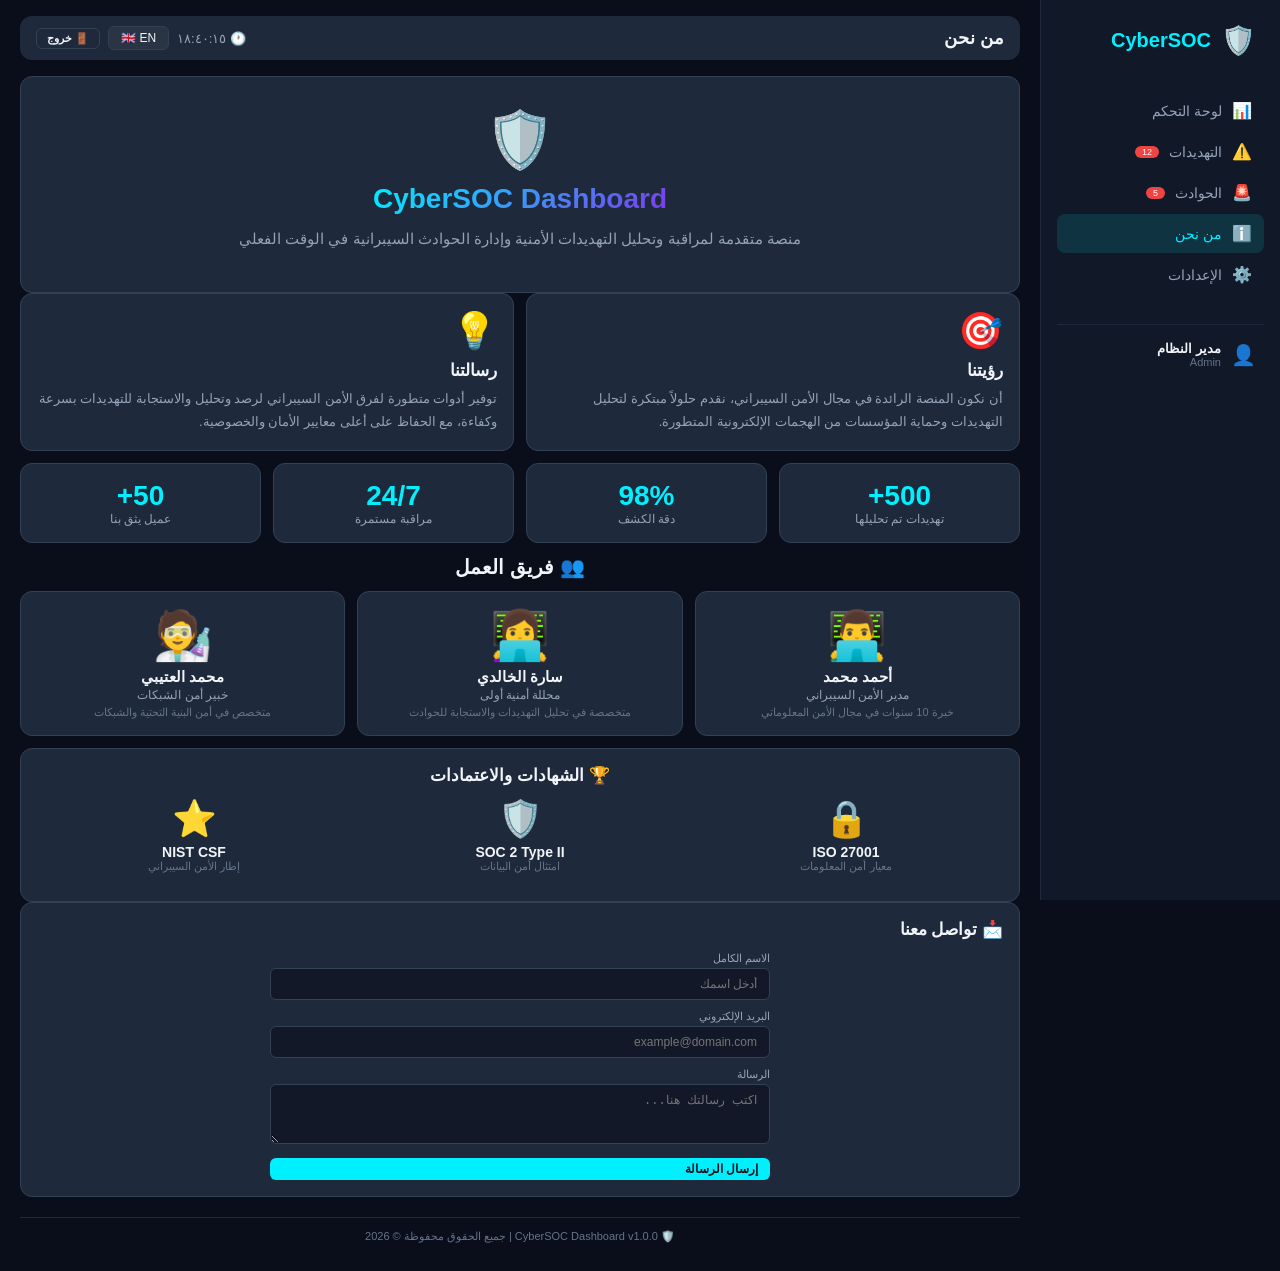
<file: about.html>
<!DOCTYPE html>
<html lang="ar" dir="rtl">
<head>
    <meta charset="UTF-8">
    <meta name="viewport" content="width=device-width, initial-scale=1.0">
    <title>CyberSOC - من نحن</title>
    <link rel="icon" href="data:image/svg+xml,<svg xmlns='http://www.w3.org/2000/svg' viewBox='0 0 100 100'><text y='.9em' font-size='90'>🛡️</text></svg>">
    
    <style>
        /* نفس التنسيقات السابقة مع تعديلات بسيطة */
        * { margin: 0; padding: 0; box-sizing: border-box; }
        body { font-family: 'Segoe UI', Tahoma, sans-serif; background: #0a0e1a; color: #f1f5f9; min-height: 100vh; overflow-x: hidden; }
        
        .sidebar {
            position: fixed; top: 0; right: 0; width: 240px; height: 100vh;
            background: #111827; padding: 20px 16px; overflow-y: auto;
            z-index: 1000; border-left: 1px solid #1e293b;
            transition: right 0.3s ease;
        }
        @media (max-width: 992px) {
            .sidebar { right: -280px; width: 260px; }
            .sidebar.open { right: 0; }
        }
        
        .sidebar .logo { display: flex; align-items: center; gap: 10px; margin-bottom: 30px; padding: 4px 8px; }
        .sidebar .logo-icon { font-size: 28px; }
        .sidebar .logo-text { font-size: 20px; font-weight: 700; color: #00f0ff; }
        .sidebar .nav-menu { list-style: none; }
        .sidebar .nav-item { margin-bottom: 2px; }
        .sidebar .nav-link {
            display: flex; align-items: center; gap: 10px; padding: 10px 12px;
            border-radius: 8px; color: #94a3b8; text-decoration: none;
            transition: 0.3s; font-size: 14px;
        }
        .sidebar .nav-link:hover { background: rgba(0,240,255,0.08); color: #f1f5f9; }
        .sidebar .nav-link.active { background: rgba(0,240,255,0.12); color: #00f0ff; }
        .sidebar .nav-icon { font-size: 16px; width: 20px; text-align: center; }
        .sidebar .nav-badge { margin-left: auto; background: #ef4444; color: white; font-size: 9px; padding: 1px 7px; border-radius: 10px; }
        .sidebar-footer { margin-top: 30px; padding-top: 12px; border-top: 1px solid #1e293b; }
        .user-info { display: flex; align-items: center; gap: 10px; padding: 4px 8px; }
        .user-avatar { font-size: 20px; }
        .user-name { font-size: 13px; font-weight: 600; }
        .user-role { font-size: 11px; color: #64748b; }
        
        .sidebar-overlay { display: none; position: fixed; top: 0; left: 0; width: 100%; height: 100%; background: rgba(0,0,0,0.6); z-index: 999; }
        .sidebar-overlay.active { display: block; }
        @media (min-width: 993px) { .sidebar-overlay { display: none !important; } }
        
        .main-content { margin-right: 240px; padding: 16px 20px; min-height: 100vh; transition: margin-right 0.3s ease; }
        @media (max-width: 992px) { .main-content { margin-right: 0; padding: 12px 14px; } }
        
        .menu-toggle { display: none; background: none; border: none; color: #f1f5f9; font-size: 24px; cursor: pointer; padding: 4px 8px; }
        .menu-toggle:hover { color: #00f0ff; }
        @media (max-width: 992px) { .menu-toggle { display: block; } }
        
        .topbar { display: flex; justify-content: space-between; align-items: center; padding: 10px 16px; background: #1e293b; border-radius: 12px; margin-bottom: 16px; flex-wrap: wrap; gap: 8px; }
        .topbar-left { display: flex; align-items: center; gap: 10px; }
        .page-title { font-size: 18px; font-weight: 600; }
        .topbar-right { display: flex; align-items: center; gap: 8px; flex-wrap: wrap; }
        #clock { font-size: 13px; color: #94a3b8; }
        
        .btn { display: inline-flex; align-items: center; gap: 4px; padding: 4px 12px; border-radius: 6px; border: none; cursor: pointer; font-size: 12px; font-weight: 600; transition: 0.3s; text-decoration: none; }
        .btn-outline { background: transparent; border: 1px solid #334155; color: #f1f5f9; }
        .btn-outline:hover { border-color: #00f0ff; color: #00f0ff; }
        .btn-primary { background: #00f0ff; color: #0a0e1a; }
        .btn-primary:hover { transform: translateY(-2px); box-shadow: 0 4px 20px rgba(0,240,255,0.3); }
        .btn-sm { padding: 3px 10px; font-size: 11px; }
        
        .lang-toggle { background: rgba(255,255,255,0.05); border: 1px solid #334155; color: #f1f5f9; padding: 4px 12px; border-radius: 6px; cursor: pointer; font-size: 12px; transition: 0.3s; }
        .lang-toggle:hover { background: rgba(0,240,255,0.08); border-color: #00f0ff; }
        
        .glass-card { background: #1e293b; border-radius: 12px; padding: 16px; border: 1px solid #334155; transition: 0.3s; }
        .glass-card:hover { border-color: #00f0ff; transform: translateY(-2px); }
        .grid { display: grid; gap: 12px; margin-bottom: 12px; }
        .grid-4 { grid-template-columns: repeat(4, 1fr); }
        .grid-3 { grid-template-columns: repeat(3, 1fr); }
        .grid-2 { grid-template-columns: repeat(2, 1fr); }
        .stat-card { min-height: 70px; }
        .stat-number { font-size: 24px; font-weight: 700; color: #00f0ff; }
        .stat-label { font-size: 12px; color: #94a3b8; }
        .flex-between { display: flex; align-items: center; justify-content: space-between; flex-wrap: wrap; gap: 6px; }
        .text-center { text-align: center; }
        
        .form-group { margin-bottom: 10px; }
        .form-group label { display: block; color: #94a3b8; font-size: 11px; margin-bottom: 3px; }
        .form-control { width: 100%; padding: 8px 12px; background: rgba(10,14,26,0.6); border: 1px solid #334155; border-radius: 6px; color: #f1f5f9; font-size: 12px; }
        .form-control:focus { outline: none; border-color: #00f0ff; }
        
        #loading-screen { position: fixed; inset: 0; background: #0a0e1a; z-index: 9999; display: flex; flex-direction: column; align-items: center; justify-content: center; transition: opacity 0.5s; }
        #loading-screen.hide { opacity: 0; pointer-events: none; }
        .loading-spinner { width: 40px; height: 40px; border: 3px solid rgba(0,240,255,0.1); border-top-color: #00f0ff; border-radius: 50%; animation: spin 0.8s linear infinite; }
        @keyframes spin { to { transform: rotate(360deg); } }
        .loading-text { margin-top: 12px; color: #94a3b8; font-size: 13px; }
        
        footer { margin-top: 20px; padding: 12px; text-align: center; color: #64748b; font-size: 11px; border-top: 1px solid #1e293b; }
        
        .about-hero { text-align: center; padding: 30px 20px; }
        .about-hero h1 { font-size: 28px; background: linear-gradient(135deg, #00f0ff, #7c3aed); -webkit-background-clip: text; -webkit-text-fill-color: transparent; display: inline-block; }
        .about-hero p { color: #94a3b8; font-size: 15px; max-width: 600px; margin: 10px auto; line-height: 1.8; }
        
        .team-member { text-align: center; padding: 16px; }
        .team-member .avatar { font-size: 48px; margin-bottom: 4px; }
        .team-member h4 { font-size: 15px; margin-bottom: 2px; }
        .team-member p { font-size: 12px; color: #94a3b8; }
        .team-member .bio { font-size: 11px; color: #64748b; margin-top: 4px; }
        
        @media (max-width: 768px) {
            .grid-4 { grid-template-columns: 1fr 1fr; }
            .grid-3 { grid-template-columns: 1fr; }
            .grid-2 { grid-template-columns: 1fr; }
            .stat-number { font-size: 20px; }
            .stat-card { min-height: 60px; }
            .topbar { padding: 8px 12px; }
            .page-title { font-size: 15px; }
            .glass-card { padding: 12px; }
            .about-hero h1 { font-size: 22px; }
        }
        @media (max-width: 576px) {
            .grid-4 { grid-template-columns: 1fr; }
            .stat-number { font-size: 18px; }
            .topbar-right { gap: 4px; }
            .lang-toggle { font-size: 10px; padding: 2px 8px; }
            #clock { font-size: 11px; }
            .btn { font-size: 10px; padding: 2px 8px; }
            .about-hero { padding: 20px 10px; }
            .about-hero h1 { font-size: 18px; }
            .team-member .avatar { font-size: 36px; }
        }
        
        [data-theme="light"] body { background: #f0f4ff; color: #0f172a; }
        [data-theme="light"] .sidebar { background: #ffffff; border-left-color: #e2e8f0; }
        [data-theme="light"] .glass-card { background: #ffffff; border-color: #e2e8f0; }
        [data-theme="light"] .topbar { background: #ffffff; }
        [data-theme="light"] .stat-number { color: #4f46e5; }
        [data-theme="light"] .btn-outline { border-color: #e2e8f0; color: #0f172a; }
        [data-theme="light"] .lang-toggle { border-color: #e2e8f0; color: #0f172a; }
        [data-theme="light"] .form-control { background: #f8fafc; color: #0f172a; border-color: #e2e8f0; }
        [data-theme="light"] .about-hero p { color: #64748b; }
    </style>
</head>
<body>

<!-- ========================================== -->
<!-- شاشة التحميل -->
<!-- ========================================== -->
<div id="loading-screen">
    <div class="loading-spinner"></div>
    <div class="loading-text">🛡️ جاري تحميل المنصة...</div>
</div>

<!-- ========================================== -->
<!-- السايدبار -->
<!-- ========================================== -->
<aside class="sidebar" id="sidebar">
    <div class="logo">
        <span class="logo-icon">🛡️</span>
        <span class="logo-text">CyberSOC</span>
    </div>
    <nav>
        <ul class="nav-menu">
            <li class="nav-item"><a href="index.html" class="nav-link"><span class="nav-icon">📊</span><span class="nav-text">لوحة التحكم</span></a></li>
            <li class="nav-item"><a href="threats.html" class="nav-link"><span class="nav-icon">⚠️</span><span class="nav-text">التهديدات</span><span class="nav-badge">12</span></a></li>
            <li class="nav-item"><a href="incidents.html" class="nav-link"><span class="nav-icon">🚨</span><span class="nav-text">الحوادث</span><span class="nav-badge">5</span></a></li>
            <li class="nav-item"><a href="about.html" class="nav-link active"><span class="nav-icon">ℹ️</span><span class="nav-text">من نحن</span></a></li>
            <li class="nav-item"><a href="settings.html" class="nav-link"><span class="nav-icon">⚙️</span><span class="nav-text">الإعدادات</span></a></li>
        </ul>
    </nav>
    <div class="sidebar-footer">
        <div class="user-info">
            <span class="user-avatar">👤</span>
            <div>
                <div class="user-name">مدير النظام</div>
                <div class="user-role">Admin</div>
            </div>
        </div>
    </div>
</aside>

<div class="sidebar-overlay" id="sidebarOverlay" onclick="closeSidebar()"></div>

<!-- ========================================== -->
<!-- المحتوى الرئيسي -->
<!-- ========================================== -->
<main class="main-content" id="main-content">
    
    <header class="topbar">
        <div class="topbar-left">
            <button class="menu-toggle" onclick="toggleSidebar()">☰</button>
            <h1 class="page-title">من نحن</h1>
        </div>
        <div class="topbar-right">
            <span id="clock">--:--:--</span>
            <button class="lang-toggle" onclick="toggleLanguage()">🇬🇧 EN</button>
            <button class="btn btn-outline btn-sm" onclick="logout()">🚪 خروج</button>
        </div>
    </header>
    
    <!-- الهيدر -->
    <section class="glass-card about-hero">
        <div style="font-size:56px; margin-bottom:10px;">🛡️</div>
        <h1>CyberSOC Dashboard</h1>
        <p>منصة متقدمة لمراقبة وتحليل التهديدات الأمنية وإدارة الحوادث السيبرانية في الوقت الفعلي</p>
    </section>
    
    <!-- الرؤية والرسالة -->
    <section class="grid grid-2">
        <div class="glass-card">
            <div style="font-size:36px; margin-bottom:8px;">🎯</div>
            <h3 style="font-size:17px; margin-bottom:6px;">رؤيتنا</h3>
            <p style="color:#94a3b8; font-size:13px; line-height:1.8;">أن نكون المنصة الرائدة في مجال الأمن السيبراني، نقدم حلولاً مبتكرة لتحليل التهديدات وحماية المؤسسات من الهجمات الإلكترونية المتطورة.</p>
        </div>
        <div class="glass-card">
            <div style="font-size:36px; margin-bottom:8px;">💡</div>
            <h3 style="font-size:17px; margin-bottom:6px;">رسالتنا</h3>
            <p style="color:#94a3b8; font-size:13px; line-height:1.8;">توفير أدوات متطورة لفرق الأمن السيبراني لرصد وتحليل والاستجابة للتهديدات بسرعة وكفاءة، مع الحفاظ على أعلى معايير الأمان والخصوصية.</p>
        </div>
    </section>
    
    <!-- إحصائيات المنصة -->
    <section class="grid grid-4">
        <div class="glass-card stat-card text-center">
            <div class="stat-number" style="font-size:28px;">500+</div>
            <div class="stat-label">تهديدات تم تحليلها</div>
        </div>
        <div class="glass-card stat-card text-center">
            <div class="stat-number" style="font-size:28px;">98%</div>
            <div class="stat-label">دقة الكشف</div>
        </div>
        <div class="glass-card stat-card text-center">
            <div class="stat-number" style="font-size:28px;">24/7</div>
            <div class="stat-label">مراقبة مستمرة</div>
        </div>
        <div class="glass-card stat-card text-center">
            <div class="stat-number" style="font-size:28px;">50+</div>
            <div class="stat-label">عميل يثق بنا</div>
        </div>
    </section>
    
    <!-- فريق العمل -->
    <section>
        <h2 style="text-align:center; font-size:20px; margin-bottom:12px;">👥 فريق العمل</h2>
        <div class="grid grid-3">
            <div class="glass-card team-member">
                <div class="avatar">👨‍💻</div>
                <h4>أحمد محمد</h4>
                <p>مدير الأمن السيبراني</p>
                <p class="bio">خبرة 10 سنوات في مجال الأمن المعلوماتي</p>
            </div>
            <div class="glass-card team-member">
                <div class="avatar">👩‍💻</div>
                <h4>سارة الخالدي</h4>
                <p>محللة أمنية أولى</p>
                <p class="bio">متخصصة في تحليل التهديدات والاستجابة للحوادث</p>
            </div>
            <div class="glass-card team-member">
                <div class="avatar">🧑‍🔬</div>
                <h4>محمد العتيبي</h4>
                <p>خبير أمن الشبكات</p>
                <p class="bio">متخصص في أمن البنية التحتية والشبكات</p>
            </div>
        </div>
    </section>
    
    <!-- الشهادات -->
    <section class="glass-card">
        <h3 style="text-align:center; font-size:17px; margin-bottom:12px;">🏆 الشهادات والاعتمادات</h3>
        <div class="grid grid-3" style="text-align:center;">
            <div>
                <div style="font-size:36px;">🔒</div>
                <p style="font-weight:600; font-size:14px; margin-top:4px;">ISO 27001</p>
                <p style="color:#64748b; font-size:11px;">معيار أمن المعلومات</p>
            </div>
            <div>
                <div style="font-size:36px;">🛡️</div>
                <p style="font-weight:600; font-size:14px; margin-top:4px;">SOC 2 Type II</p>
                <p style="color:#64748b; font-size:11px;">امتثال أمن البيانات</p>
            </div>
            <div>
                <div style="font-size:36px;">⭐</div>
                <p style="font-weight:600; font-size:14px; margin-top:4px;">NIST CSF</p>
                <p style="color:#64748b; font-size:11px;">إطار الأمن السيبراني</p>
            </div>
        </div>
    </section>
    
    <!-- نموذج الاتصال -->
    <section class="glass-card">
        <h3 style="font-size:17px; margin-bottom:12px;">📩 تواصل معنا</h3>
        <form style="max-width:500px; margin:0 auto;" onsubmit="alert('📩 تم إرسال رسالتك بنجاح!'); return false;">
            <div class="form-group">
                <label>الاسم الكامل</label>
                <input type="text" class="form-control" placeholder="أدخل اسمك" required>
            </div>
            <div class="form-group">
                <label>البريد الإلكتروني</label>
                <input type="email" class="form-control" placeholder="example@domain.com" required>
            </div>
            <div class="form-group">
                <label>الرسالة</label>
                <textarea class="form-control" rows="3" placeholder="اكتب رسالتك هنا..." required></textarea>
            </div>
            <button type="submit" class="btn btn-primary" style="width:100%;">إرسال الرسالة</button>
        </form>
    </section>
    
    <footer>
        <p>🛡️ CyberSOC Dashboard v1.0.0 | جميع الحقوق محفوظة © 2026</p>
    </footer>
</main>

<!-- ========================================== -->
<!-- JavaScript -->
<!-- ========================================== -->
<script>
function updateClock() {
    var clock = document.getElementById('clock');
    if (!clock) return;
    var now = new Date();
    var time = now.toLocaleTimeString('ar-SA', {
        hour12: false,
        hour: '2-digit',
        minute: '2-digit',
        second: '2-digit'
    });
    clock.textContent = '🕐 ' + time;
}
setInterval(updateClock, 1000);
updateClock();

window.addEventListener('load', function() {
    setTimeout(function() {
        var loading = document.getElementById('loading-screen');
        if (loading) loading.classList.add('hide');
    }, 500);
});

function toggleSidebar() {
    var sidebar = document.getElementById('sidebar');
    var overlay = document.getElementById('sidebarOverlay');
    if (window.innerWidth <= 992) {
        if (sidebar) sidebar.classList.toggle('open');
        if (overlay) overlay.classList.toggle('active');
    }
}
function closeSidebar() {
    var sidebar = document.getElementById('sidebar');
    var overlay = document.getElementById('sidebarOverlay');
    if (sidebar) sidebar.classList.remove('open');
    if (overlay) overlay.classList.remove('active');
}
window.addEventListener('resize', function() {
    if (window.innerWidth > 992) closeSidebar();
});

function toggleLanguage() {
    var current = document.documentElement.lang;
    var next = current === 'ar' ? 'en' : 'ar';
    document.documentElement.dir = next === 'ar' ? 'rtl' : 'ltr';
    document.documentElement.lang = next;
    var btn = document.querySelector('.lang-toggle');
    if (btn) btn.textContent = next === 'ar' ? '🇬🇧 EN' : '🇸🇦 عربي';
}

function logout() {
    if (confirm('هل أنت متأكد من تسجيل الخروج؟')) {
        sessionStorage.clear();
        window.location.href = 'login.html';
    }
}

document.addEventListener('DOMContentLoaded', function() {
    var links = document.querySelectorAll('.sidebar .nav-link');
    links.forEach(function(link) {
        link.addEventListener('click', function() {
            if (window.innerWidth <= 992) closeSidebar();
        });
    });
});

console.log('✅ About page ready!');
</script>

</body>
</html>
</file>
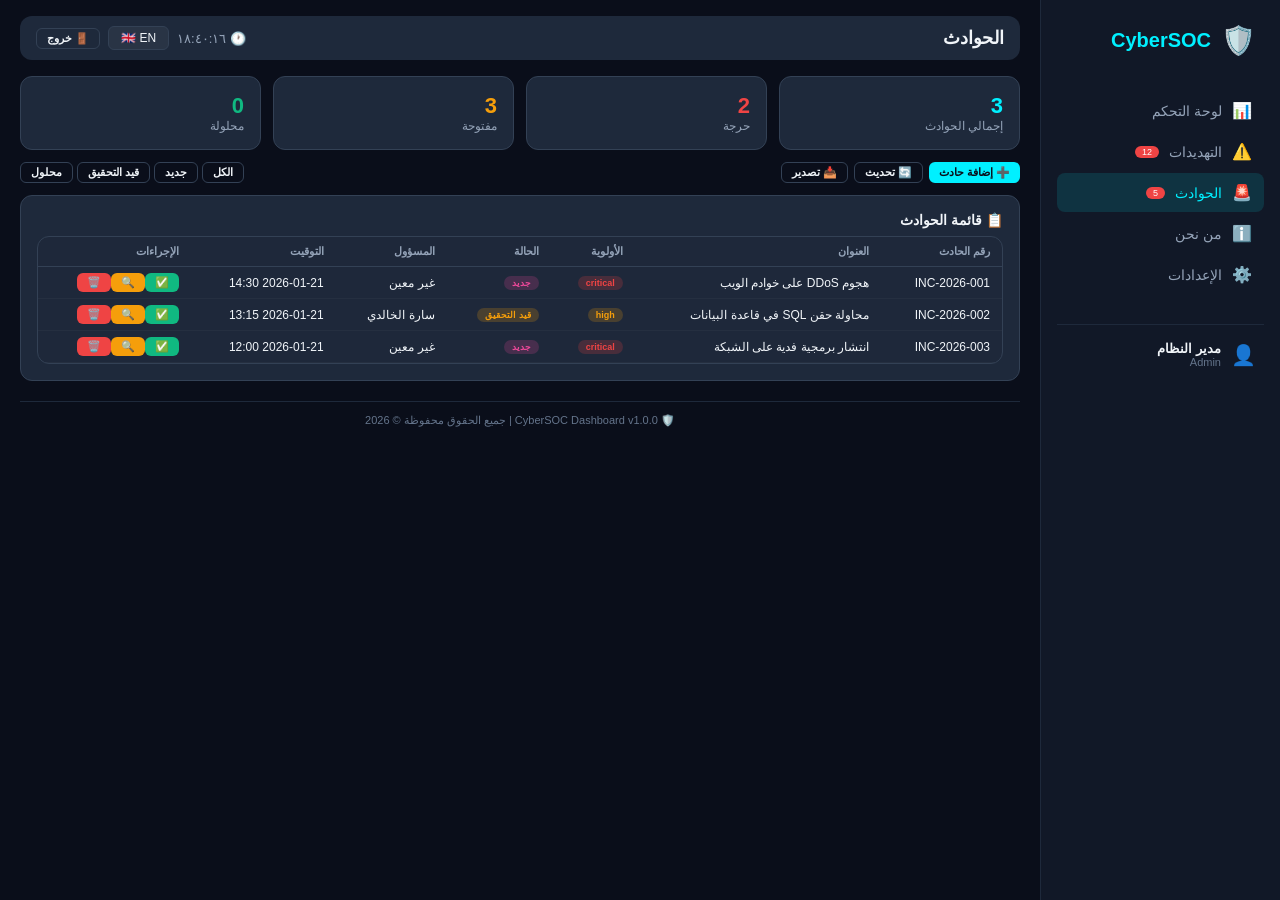
<file: incidents.html>
<!DOCTYPE html>
<html lang="ar" dir="rtl">
<head>
    <meta charset="UTF-8">
    <meta name="viewport" content="width=device-width, initial-scale=1.0">
    <title>CyberSOC - الحوادث</title>
    <link rel="icon" href="data:image/svg+xml,<svg xmlns='http://www.w3.org/2000/svg' viewBox='0 0 100 100'><text y='.9em' font-size='90'>🛡️</text></svg>">
    
    <style>
        /* ==========================================
           التنسيقات الأساسية
           ========================================== */
        * { margin: 0; padding: 0; box-sizing: border-box; }
        body { font-family: 'Segoe UI', Tahoma, sans-serif; background: #0a0e1a; color: #f1f5f9; min-height: 100vh; overflow-x: hidden; }
        
        /* ==========================================
           السايدبار
           ========================================== */
        .sidebar {
            position: fixed; top: 0; right: 0; width: 240px; height: 100vh;
            background: #111827; padding: 20px 16px; overflow-y: auto;
            z-index: 1000; border-left: 1px solid #1e293b;
            transition: right 0.3s ease;
        }
        @media (max-width: 992px) {
            .sidebar { right: -280px; width: 260px; }
            .sidebar.open { right: 0; }
        }
        
        .sidebar .logo { display: flex; align-items: center; gap: 10px; margin-bottom: 30px; padding: 4px 8px; }
        .sidebar .logo-icon { font-size: 28px; }
        .sidebar .logo-text { font-size: 20px; font-weight: 700; color: #00f0ff; }
        .sidebar .nav-menu { list-style: none; }
        .sidebar .nav-item { margin-bottom: 2px; }
        .sidebar .nav-link {
            display: flex; align-items: center; gap: 10px; padding: 10px 12px;
            border-radius: 8px; color: #94a3b8; text-decoration: none;
            transition: 0.3s; font-size: 14px;
        }
        .sidebar .nav-link:hover { background: rgba(0,240,255,0.08); color: #f1f5f9; }
        .sidebar .nav-link.active { background: rgba(0,240,255,0.12); color: #00f0ff; }
        .sidebar .nav-icon { font-size: 16px; width: 20px; text-align: center; }
        .sidebar .nav-badge { margin-left: auto; background: #ef4444; color: white; font-size: 9px; padding: 1px 7px; border-radius: 10px; }
        .sidebar-footer { margin-top: 30px; padding-top: 12px; border-top: 1px solid #1e293b; }
        .user-info { display: flex; align-items: center; gap: 10px; padding: 4px 8px; }
        .user-avatar { font-size: 20px; }
        .user-name { font-size: 13px; font-weight: 600; }
        .user-role { font-size: 11px; color: #64748b; }
        
        .sidebar-overlay { display: none; position: fixed; top: 0; left: 0; width: 100%; height: 100%; background: rgba(0,0,0,0.6); z-index: 999; }
        .sidebar-overlay.active { display: block; }
        @media (min-width: 993px) { .sidebar-overlay { display: none !important; } }
        
        .main-content { margin-right: 240px; padding: 16px 20px; min-height: 100vh; transition: margin-right 0.3s ease; }
        @media (max-width: 992px) { .main-content { margin-right: 0; padding: 12px 14px; } }
        
        .menu-toggle { display: none; background: none; border: none; color: #f1f5f9; font-size: 24px; cursor: pointer; padding: 4px 8px; }
        .menu-toggle:hover { color: #00f0ff; }
        @media (max-width: 992px) { .menu-toggle { display: block; } }
        
        .topbar { display: flex; justify-content: space-between; align-items: center; padding: 10px 16px; background: #1e293b; border-radius: 12px; margin-bottom: 16px; flex-wrap: wrap; gap: 8px; }
        .topbar-left { display: flex; align-items: center; gap: 10px; }
        .page-title { font-size: 18px; font-weight: 600; }
        .topbar-right { display: flex; align-items: center; gap: 8px; flex-wrap: wrap; }
        #clock { font-size: 13px; color: #94a3b8; }
        
        .btn { display: inline-flex; align-items: center; gap: 4px; padding: 4px 12px; border-radius: 6px; border: none; cursor: pointer; font-size: 12px; font-weight: 600; transition: 0.3s; text-decoration: none; }
        .btn-outline { background: transparent; border: 1px solid #334155; color: #f1f5f9; }
        .btn-outline:hover { border-color: #00f0ff; color: #00f0ff; }
        .btn-primary { background: #00f0ff; color: #0a0e1a; }
        .btn-primary:hover { transform: translateY(-2px); box-shadow: 0 4px 20px rgba(0,240,255,0.3); }
        .btn-success { background: #10b981; color: white; }
        .btn-success:hover { transform: translateY(-2px); box-shadow: 0 4px 20px rgba(16,185,129,0.3); }
        .btn-danger { background: #ef4444; color: white; }
        .btn-danger:hover { transform: translateY(-2px); box-shadow: 0 4px 20px rgba(239,68,68,0.3); }
        .btn-warning { background: #f59e0b; color: white; }
        .btn-sm { padding: 3px 10px; font-size: 11px; }
        
        .lang-toggle { background: rgba(255,255,255,0.05); border: 1px solid #334155; color: #f1f5f9; padding: 4px 12px; border-radius: 6px; cursor: pointer; font-size: 12px; transition: 0.3s; }
        .lang-toggle:hover { background: rgba(0,240,255,0.08); border-color: #00f0ff; }
        
        .glass-card { background: #1e293b; border-radius: 12px; padding: 16px; border: 1px solid #334155; transition: 0.3s; }
        .glass-card:hover { border-color: #00f0ff; transform: translateY(-2px); }
        .grid { display: grid; gap: 12px; margin-bottom: 12px; }
        .grid-4 { grid-template-columns: repeat(4, 1fr); }
        .grid-2 { grid-template-columns: repeat(2, 1fr); }
        .stat-card { min-height: 70px; }
        .stat-number { font-size: 24px; font-weight: 700; color: #00f0ff; }
        .stat-label { font-size: 12px; color: #94a3b8; }
        .flex-between { display: flex; align-items: center; justify-content: space-between; flex-wrap: wrap; gap: 6px; }
        
        .table-container { overflow-x: auto; background: rgba(30,41,59,0.5); border-radius: 12px; border: 1px solid #334155; }
        .table { width: 100%; border-collapse: collapse; font-size: 12px; }
        .table th { padding: 8px 12px; text-align: right; color: #94a3b8; border-bottom: 1px solid #334155; font-weight: 600; font-size: 11px; }
        .table td { padding: 6px 12px; border-bottom: 1px solid rgba(255,255,255,0.03); }
        .table tbody tr:hover { background: rgba(0,240,255,0.03); }
        
        .badge { display: inline-block; padding: 2px 8px; border-radius: 10px; font-size: 9px; font-weight: 600; }
        .badge-critical { background: rgba(239,68,68,0.2); color: #ef4444; }
        .badge-high { background: rgba(245,158,11,0.2); color: #f59e0b; }
        .badge-medium { background: rgba(59,130,246,0.2); color: #3b82f6; }
        .badge-low { background: rgba(16,185,129,0.2); color: #10b981; }
        .badge-active { background: rgba(239,68,68,0.2); color: #ef4444; }
        .badge-investigating { background: rgba(245,158,11,0.2); color: #f59e0b; }
        .badge-resolved { background: rgba(16,185,129,0.2); color: #10b981; }
        .badge-new { background: rgba(236,72,153,0.2); color: #ec4899; }
        
        /* ==========================================
           النماذج - محسنة
           ========================================== */
        .form-group { margin-bottom: 14px; }
        .form-group label { 
            display: block; 
            color: #94a3b8; 
            font-size: 12px; 
            margin-bottom: 4px; 
            font-weight: 500;
        }
        .form-group label .required {
            color: #ef4444;
            margin-right: 2px;
        }
        .form-control { 
            width: 100%; 
            padding: 10px 14px; 
            background: rgba(10,14,26,0.6); 
            border: 1px solid #334155; 
            border-radius: 8px; 
            color: #f1f5f9; 
            font-size: 13px; 
            transition: 0.3s;
        }
        .form-control:focus { 
            outline: none; 
            border-color: #00f0ff; 
            box-shadow: 0 0 0 3px rgba(0,240,255,0.05);
        }
        .form-control::placeholder { color: #64748b; }
        select.form-control { appearance: none; cursor: pointer; }
        textarea.form-control { resize: vertical; min-height: 80px; }
        
        .form-row {
            display: grid;
            grid-template-columns: 1fr 1fr;
            gap: 12px;
        }
        
        @media (max-width: 576px) {
            .form-row {
                grid-template-columns: 1fr;
            }
        }
        
        /* ==========================================
           النافذة المنبثقة (Modal)
           ========================================== */
        .modal { 
            display: none; 
            position: fixed; 
            inset: 0; 
            background: rgba(0,0,0,0.7); 
            backdrop-filter: blur(8px);
            -webkit-backdrop-filter: blur(8px);
            z-index: 2000; 
            align-items: center; 
            justify-content: center; 
            padding: 20px;
        }
        .modal.show { display: flex; }
        .modal-content { 
            background: #1e293b; 
            border-radius: 16px; 
            padding: 28px 32px; 
            max-width: 580px; 
            width: 100%; 
            max-height: 90vh; 
            overflow-y: auto; 
            position: relative; 
            border: 1px solid #334155;
            box-shadow: 0 20px 60px rgba(0,0,0,0.5);
        }
        .modal-content::-webkit-scrollbar { width: 4px; }
        .modal-content::-webkit-scrollbar-thumb { background: #00f0ff; border-radius: 10px; }
        
        .modal-header {
            display: flex;
            justify-content: space-between;
            align-items: center;
            margin-bottom: 20px;
            padding-bottom: 12px;
            border-bottom: 1px solid #334155;
        }
        .modal-header h3 { 
            font-size: 18px; 
            font-weight: 700;
            display: flex;
            align-items: center;
            gap: 8px;
        }
        .modal-close { 
            background: none; 
            border: none; 
            color: #94a3b8; 
            font-size: 24px; 
            cursor: pointer; 
            transition: 0.3s;
            padding: 4px 8px;
            border-radius: 6px;
        }
        .modal-close:hover { 
            color: #ef4444; 
            background: rgba(239,68,68,0.1);
        }
        
        .modal-footer {
            display: flex;
            gap: 10px;
            justify-content: flex-end;
            margin-top: 20px;
            padding-top: 16px;
            border-top: 1px solid #334155;
        }
        
        /* ==========================================
           شاشة التحميل
           ========================================== */
        #loading-screen { position: fixed; inset: 0; background: #0a0e1a; z-index: 9999; display: flex; flex-direction: column; align-items: center; justify-content: center; transition: opacity 0.5s; }
        #loading-screen.hide { opacity: 0; pointer-events: none; }
        .loading-spinner { width: 40px; height: 40px; border: 3px solid rgba(0,240,255,0.1); border-top-color: #00f0ff; border-radius: 50%; animation: spin 0.8s linear infinite; }
        @keyframes spin { to { transform: rotate(360deg); } }
        .loading-text { margin-top: 12px; color: #94a3b8; font-size: 13px; }
        
        footer { margin-top: 20px; padding: 12px; text-align: center; color: #64748b; font-size: 11px; border-top: 1px solid #1e293b; }
        
        /* ==========================================
           الاستجابة
           ========================================== */
        @media (max-width: 768px) {
            .grid-4 { grid-template-columns: 1fr 1fr; }
            .grid-2 { grid-template-columns: 1fr; }
            .stat-number { font-size: 20px; }
            .stat-card { min-height: 60px; }
            .topbar { padding: 8px 12px; }
            .page-title { font-size: 15px; }
            .glass-card { padding: 12px; }
            .table th, .table td { padding: 4px 8px; font-size: 10px; }
            .badge { font-size: 8px; padding: 1px 6px; }
            .modal-content { padding: 20px; }
        }
        @media (max-width: 576px) {
            .grid-4 { grid-template-columns: 1fr; }
            .stat-number { font-size: 18px; }
            .topbar-right { gap: 4px; }
            .lang-toggle { font-size: 10px; padding: 2px 8px; }
            #clock { font-size: 11px; }
            .btn { font-size: 10px; padding: 2px 8px; }
            .modal-content { padding: 16px; }
            .modal-header h3 { font-size: 16px; }
        }
        
        /* ==========================================
           الثيم الفاتح
           ========================================== */
        [data-theme="light"] body { background: #f0f4ff; color: #0f172a; }
        [data-theme="light"] .sidebar { background: #ffffff; border-left-color: #e2e8f0; }
        [data-theme="light"] .glass-card { background: #ffffff; border-color: #e2e8f0; }
        [data-theme="light"] .topbar { background: #ffffff; }
        [data-theme="light"] .table-container { background: #ffffff; }
        [data-theme="light"] .stat-number { color: #4f46e5; }
        [data-theme="light"] .btn-outline { border-color: #e2e8f0; color: #0f172a; }
        [data-theme="light"] .lang-toggle { border-color: #e2e8f0; color: #0f172a; }
        [data-theme="light"] .form-control { background: #f8fafc; color: #0f172a; border-color: #e2e8f0; }
        [data-theme="light"] .modal-content { background: #ffffff; border-color: #e2e8f0; }
        [data-theme="light"] .modal-header { border-bottom-color: #e2e8f0; }
        [data-theme="light"] .modal-footer { border-top-color: #e2e8f0; }
    </style>
</head>
<body>

<!-- ========================================== -->
<!-- شاشة التحميل -->
<!-- ========================================== -->
<div id="loading-screen">
    <div class="loading-spinner"></div>
    <div class="loading-text">🛡️ جاري تحميل المنصة...</div>
</div>

<!-- ========================================== -->
<!-- السايدبار -->
<!-- ========================================== -->
<aside class="sidebar" id="sidebar">
    <div class="logo">
        <span class="logo-icon">🛡️</span>
        <span class="logo-text">CyberSOC</span>
    </div>
    <nav>
        <ul class="nav-menu">
            <li class="nav-item"><a href="index.html" class="nav-link"><span class="nav-icon">📊</span><span class="nav-text">لوحة التحكم</span></a></li>
            <li class="nav-item"><a href="threats.html" class="nav-link"><span class="nav-icon">⚠️</span><span class="nav-text">التهديدات</span><span class="nav-badge">12</span></a></li>
            <li class="nav-item"><a href="incidents.html" class="nav-link active"><span class="nav-icon">🚨</span><span class="nav-text">الحوادث</span><span class="nav-badge">5</span></a></li>
            <li class="nav-item"><a href="about.html" class="nav-link"><span class="nav-icon">ℹ️</span><span class="nav-text">من نحن</span></a></li>
            <li class="nav-item"><a href="settings.html" class="nav-link"><span class="nav-icon">⚙️</span><span class="nav-text">الإعدادات</span></a></li>
        </ul>
    </nav>
    <div class="sidebar-footer">
        <div class="user-info">
            <span class="user-avatar">👤</span>
            <div>
                <div class="user-name">مدير النظام</div>
                <div class="user-role">Admin</div>
            </div>
        </div>
    </div>
</aside>

<div class="sidebar-overlay" id="sidebarOverlay" onclick="closeSidebar()"></div>

<!-- ========================================== -->
<!-- المحتوى الرئيسي -->
<!-- ========================================== -->
<main class="main-content" id="main-content">
    
    <header class="topbar">
        <div class="topbar-left">
            <button class="menu-toggle" onclick="toggleSidebar()">☰</button>
            <h1 class="page-title">الحوادث</h1>
        </div>
        <div class="topbar-right">
            <span id="clock">--:--:--</span>
            <button class="lang-toggle" onclick="toggleLanguage()">🇬🇧 EN</button>
            <button class="btn btn-outline btn-sm" onclick="logout()">🚪 خروج</button>
        </div>
    </header>
    
    <!-- الإحصائيات -->
    <section class="grid grid-4">
        <div class="glass-card stat-card">
            <div class="stat-number" style="font-size:22px;" id="totalIncidents">5</div>
            <div class="stat-label">إجمالي الحوادث</div>
        </div>
        <div class="glass-card stat-card">
            <div class="stat-number" style="font-size:22px; color:#ef4444;" id="criticalIncidents">2</div>
            <div class="stat-label">حرجة</div>
        </div>
        <div class="glass-card stat-card">
            <div class="stat-number" style="font-size:22px; color:#f59e0b;" id="openIncidents">3</div>
            <div class="stat-label">مفتوحة</div>
        </div>
        <div class="glass-card stat-card">
            <div class="stat-number" style="font-size:22px; color:#10b981;" id="resolvedIncidents">1</div>
            <div class="stat-label">محلولة</div>
        </div>
    </section>
    
    <!-- أزرار الإجراءات -->
    <div class="flex-between" style="margin-bottom:12px; flex-wrap:wrap; gap:8px;">
        <div style="display:flex; gap:6px; flex-wrap:wrap;">
            <button class="btn btn-primary btn-sm" onclick="showAddIncident()">➕ إضافة حادث</button>
            <button class="btn btn-outline btn-sm" onclick="refreshIncidents()">🔄 تحديث</button>
            <button class="btn btn-outline btn-sm" onclick="exportIncidents()">📥 تصدير</button>
        </div>
        <div style="display:flex; gap:4px; flex-wrap:wrap;">
            <button class="btn btn-sm btn-outline" onclick="filterIncidents('all')">الكل</button>
            <button class="btn btn-sm btn-outline" onclick="filterIncidents('new')">جديد</button>
            <button class="btn btn-sm btn-outline" onclick="filterIncidents('investigating')">قيد التحقيق</button>
            <button class="btn btn-sm btn-outline" onclick="filterIncidents('resolved')">محلول</button>
        </div>
    </div>
    
    <!-- الجدول -->
    <section class="glass-card">
        <h3 style="font-size:14px; margin-bottom:8px;">📋 قائمة الحوادث</h3>
        <div class="table-container">
            <table class="table" id="incidentsTable">
                <thead>
                    <tr>
                        <th>رقم الحادث</th>
                        <th>العنوان</th>
                        <th>الأولوية</th>
                        <th>الحالة</th>
                        <th>المسؤول</th>
                        <th>التوقيت</th>
                        <th>الإجراءات</th>
                    </tr>
                </thead>
                <tbody id="incidentsBody">
                    <!-- يتم ملؤها بواسطة JS -->
                </tbody>
            </table>
        </div>
    </section>
    
    <footer>
        <p>🛡️ CyberSOC Dashboard v1.0.0 | جميع الحقوق محفوظة © 2026</p>
    </footer>
</main>

<!-- ========================================== -->
<!-- نافذة إضافة حادث - جميع الحقول -->
<!-- ========================================== -->
<div class="modal" id="addIncidentModal">
    <div class="modal-content">
        <div class="modal-header">
            <h3>➕ إضافة حادث جديد</h3>
            <button class="modal-close" onclick="closeAddIncident()">✕</button>
        </div>
        
        <form id="addIncidentForm" onsubmit="addIncident(event)">
            <!-- العنوان -->
            <div class="form-group">
                <label>عنوان الحادث <span class="required">*</span></label>
                <input type="text" id="incidentTitle" class="form-control" placeholder="أدخل عنوان الحادث" required>
            </div>
            
            <!-- الوصف -->
            <div class="form-group">
                <label>الوصف <span class="required">*</span></label>
                <textarea id="incidentDescription" class="form-control" rows="3" placeholder="وصف تفصيلي للحادث" required></textarea>
            </div>
            
            <!-- الصف الأول: الأولوية + الحالة -->
            <div class="form-row">
                <div class="form-group">
                    <label>الأولوية <span class="required">*</span></label>
                    <select id="incidentPriority" class="form-control" required>
                        <option value="critical">🔴 حرجة</option>
                        <option value="high">🟠 عالية</option>
                        <option value="medium" selected>🟡 متوسطة</option>
                        <option value="low">🟢 منخفضة</option>
                    </select>
                </div>
                <div class="form-group">
                    <label>الحالة <span class="required">*</span></label>
                    <select id="incidentStatus" class="form-control" required>
                        <option value="new">🆕 جديد</option>
                        <option value="investigating">🔍 قيد التحقيق</option>
                        <option value="in_progress">⚙️ قيد المعالجة</option>
                        <option value="resolved">✅ محلول</option>
                        <option value="closed">🔒 مغلق</option>
                    </select>
                </div>
            </div>
            
            <!-- الصف الثاني: تعيين إلى + نوع الحادث -->
            <div class="form-row">
                <div class="form-group">
                    <label>تعيين إلى</label>
                    <select id="incidentAssign" class="form-control">
                        <option value="">غير معين</option>
                        <option value="أحمد محمد">أحمد محمد</option>
                        <option value="سارة الخالدي">سارة الخالدي</option>
                        <option value="محمد العتيبي">محمد العتيبي</option>
                    </select>
                </div>
                <div class="form-group">
                    <label>نوع الحادث</label>
                    <select id="incidentType" class="form-control">
                        <option value="DDoS">DDoS</option>
                        <option value="Malware">برمجية خبيثة</option>
                        <option value="Phishing">تصيد احتيالي</option>
                        <option value="Ransomware">برمجية فدية</option>
                        <option value="SQL Injection">حقن SQL</option>
                        <option value="Brute Force">هجوم تخمين</option>
                        <option value="Insider Threat">تهديد داخلي</option>
                        <option value="Other">أخرى</option>
                    </select>
                </div>
            </div>
            
            <!-- الصف الثالث: المصدر + الهدف -->
            <div class="form-row">
                <div class="form-group">
                    <label>المصدر (IP)</label>
                    <input type="text" id="incidentSource" class="form-control" placeholder="مثل: 192.168.1.100">
                </div>
                <div class="form-group">
                    <label>الهدف (IP)</label>
                    <input type="text" id="incidentTarget" class="form-control" placeholder="مثل: 10.0.0.5">
                </div>
            </div>
            
            <!-- الصف الرابع: التاريخ + الوقت -->
            <div class="form-row">
                <div class="form-group">
                    <label>تاريخ الاكتشاف</label>
                    <input type="date" id="incidentDate" class="form-control">
                </div>
                <div class="form-group">
                    <label>وقت الاكتشاف</label>
                    <input type="time" id="incidentTime" class="form-control">
                </div>
            </div>
            
            <!-- الصف الخامس: التأثير + الأنظمة المتأثرة -->
            <div class="form-row">
                <div class="form-group">
                    <label>التأثير (1-10)</label>
                    <select id="incidentImpact" class="form-control">
                        <option value="1">1 - منخفض جداً</option>
                        <option value="2">2 - منخفض</option>
                        <option value="3">3 - متوسط</option>
                        <option value="4">4 - متوسط مرتفع</option>
                        <option value="5" selected>5 - مرتفع</option>
                        <option value="6">6 - مرتفع جداً</option>
                        <option value="7">7 - حرج</option>
                        <option value="8">8 - حرج جداً</option>
                        <option value="9">9 - كارثي</option>
                        <option value="10">10 - كارثي جداً</option>
                    </select>
                </div>
                <div class="form-group">
                    <label>الأنظمة المتأثرة</label>
                    <input type="text" id="incidentSystems" class="form-control" placeholder="مثل: خادم الويب, قاعدة البيانات">
                </div>
            </div>
            
            <!-- ملاحظات إضافية -->
            <div class="form-group">
                <label>ملاحظات إضافية</label>
                <textarea id="incidentNotes" class="form-control" rows="2" placeholder="أي معلومات إضافية عن الحادث"></textarea>
            </div>
            
            <!-- أزرار النموذج -->
            <div class="modal-footer">
                <button type="button" class="btn btn-outline" onclick="closeAddIncident()">إلغاء</button>
                <button type="submit" class="btn btn-primary" id="submitIncidentBtn">💾 حفظ الحادث</button>
            </div>
        </form>
    </div>
</div>

<!-- ========================================== -->
<!-- JavaScript -->
<!-- ========================================== -->
<script>
// ==========================================
// الساعة
// ==========================================
function updateClock() {
    var clock = document.getElementById('clock');
    if (!clock) return;
    var now = new Date();
    var time = now.toLocaleTimeString('ar-SA', {
        hour12: false,
        hour: '2-digit',
        minute: '2-digit',
        second: '2-digit'
    });
    clock.textContent = '🕐 ' + time;
}
setInterval(updateClock, 1000);
updateClock();

// ==========================================
// شاشة التحميل
// ==========================================
window.addEventListener('load', function() {
    setTimeout(function() {
        var loading = document.getElementById('loading-screen');
        if (loading) loading.classList.add('hide');
    }, 500);
});

// ==========================================
// السايدبار
// ==========================================
function toggleSidebar() {
    var sidebar = document.getElementById('sidebar');
    var overlay = document.getElementById('sidebarOverlay');
    if (window.innerWidth <= 992) {
        if (sidebar) sidebar.classList.toggle('open');
        if (overlay) overlay.classList.toggle('active');
    }
}
function closeSidebar() {
    var sidebar = document.getElementById('sidebar');
    var overlay = document.getElementById('sidebarOverlay');
    if (sidebar) sidebar.classList.remove('open');
    if (overlay) overlay.classList.remove('active');
}
window.addEventListener('resize', function() {
    if (window.innerWidth > 992) closeSidebar();
});

// ==========================================
// اللغة
// ==========================================
function toggleLanguage() {
    var current = document.documentElement.lang;
    var next = current === 'ar' ? 'en' : 'ar';
    document.documentElement.dir = next === 'ar' ? 'rtl' : 'ltr';
    document.documentElement.lang = next;
    var btn = document.querySelector('.lang-toggle');
    if (btn) btn.textContent = next === 'ar' ? '🇬🇧 EN' : '🇸🇦 عربي';
}

// ==========================================
// تسجيل الخروج
// ==========================================
function logout() {
    if (confirm('هل أنت متأكد من تسجيل الخروج؟')) {
        sessionStorage.clear();
        window.location.href = 'login.html';
    }
}

// ==========================================
// بيانات الحوادث
// ==========================================
var incidents = [
    { 
        id: 'INC-2026-001', 
        title: 'هجوم DDoS على خوادم الويب', 
        priority: 'critical', 
        status: 'new',
        assigned: 'غير معين',
        type: 'DDoS',
        source: '192.168.1.100',
        target: '10.0.0.5',
        date: '2026-01-21',
        time: '14:30',
        impact: '8',
        systems: 'خوادم الويب الرئيسية',
        notes: 'هجوم كبير الحجم'
    },
    { 
        id: 'INC-2026-002', 
        title: 'محاولة حقن SQL في قاعدة البيانات', 
        priority: 'high', 
        status: 'investigating',
        assigned: 'سارة الخالدي',
        type: 'SQL Injection',
        source: '45.33.22.11',
        target: '10.0.0.10',
        date: '2026-01-21',
        time: '13:15',
        impact: '7',
        systems: 'قاعدة البيانات الرئيسية',
        notes: 'محاولة استغلال ثغرة SQL'
    },
    { 
        id: 'INC-2026-003', 
        title: 'انتشار برمجية فدية على الشبكة', 
        priority: 'critical', 
        status: 'new',
        assigned: 'غير معين',
        type: 'Ransomware',
        source: '192.168.5.50',
        target: '10.0.0.15',
        date: '2026-01-21',
        time: '12:00',
        impact: '9',
        systems: 'أجهزة الموظفين, خوادم الملفات',
        notes: 'انتشار سريع في الشبكة'
    }
];

var filteredIncidents = [...incidents];
var incidentCounter = 4;

// ==========================================
// عرض الحوادث
// ==========================================
function renderIncidents(data) {
    var tbody = document.getElementById('incidentsBody');
    if (!tbody) return;
    
    var html = '';
    data.forEach(function(t) {
        var statusMap = {
            'new': 'جديد',
            'investigating': 'قيد التحقيق',
            'in_progress': 'قيد المعالجة',
            'resolved': 'محلول',
            'closed': 'مغلق'
        };
        html += '<tr>' +
            '<td>' + t.id + '</td>' +
            '<td>' + t.title + '</td>' +
            '<td><span class="badge badge-' + t.priority + '">' + t.priority + '</span></td>' +
            '<td><span class="badge badge-' + t.status + '">' + (statusMap[t.status] || t.status) + '</span></td>' +
            '<td>' + (t.assigned || 'غير معين') + '</td>' +
            '<td>' + t.date + ' ' + t.time + '</td>' +
            '<td>' +
                '<button class="btn btn-sm btn-success" onclick="updateStatus(\'' + t.id + '\',\'resolved\')" title="حل">✅</button>' +
                '<button class="btn btn-sm btn-warning" onclick="updateStatus(\'' + t.id + '\',\'investigating\')" title="تحقيق">🔍</button>' +
                '<button class="btn btn-sm btn-danger" onclick="deleteIncident(\'' + t.id + '\')" title="حذف">🗑️</button>' +
            '</td>' +
        '</tr>';
    });
    tbody.innerHTML = html || '<tr><td colspan="7" style="text-align:center; color:#64748b; padding:20px;">لا توجد حوادث</td></tr>';
    
    // تحديث الإحصائيات
    document.getElementById('totalIncidents').textContent = data.length;
    document.getElementById('criticalIncidents').textContent = data.filter(function(t) { return t.priority === 'critical'; }).length;
    document.getElementById('openIncidents').textContent = data.filter(function(t) { return t.status === 'new' || t.status === 'investigating' || t.status === 'in_progress'; }).length;
    document.getElementById('resolvedIncidents').textContent = data.filter(function(t) { return t.status === 'resolved' || t.status === 'closed'; }).length;
}

// ==========================================
// الفلاتر
// ==========================================
function filterIncidents(status) {
    if (status === 'all') {
        filteredIncidents = [...incidents];
    } else {
        filteredIncidents = incidents.filter(function(t) { return t.status === status; });
    }
    renderIncidents(filteredIncidents);
}

// ==========================================
// تحديث حالة الحادث
// ==========================================
function updateStatus(id, status) {
    var incident = incidents.find(function(t) { return t.id === id; });
    if (incident) {
        incident.status = status;
        filterIncidents('all');
        alert('✅ تم تحديث حالة الحادث إلى: ' + status);
    }
}

// ==========================================
// حذف حادث
// ==========================================
function deleteIncident(id) {
    if (confirm('⚠️ هل أنت متأكد من حذف هذا الحادث؟')) {
        incidents = incidents.filter(function(t) { return t.id !== id; });
        filterIncidents('all');
        alert('🗑️ تم حذف الحادث');
    }
}

// ==========================================
// إضافة حادث - جميع الحقول
// ==========================================
function showAddIncident() {
    document.getElementById('addIncidentModal').classList.add('show');
    // تعبئة التاريخ والوقت الحاليين
    var now = new Date();
    var date = now.toISOString().split('T')[0];
    var time = now.toTimeString().slice(0, 5);
    document.getElementById('incidentDate').value = date;
    document.getElementById('incidentTime').value = time;
}

function closeAddIncident() {
    document.getElementById('addIncidentModal').classList.remove('show');
    document.getElementById('addIncidentForm').reset();
}

function addIncident(event) {
    event.preventDefault();
    
    // جمع البيانات من النموذج
    var title = document.getElementById('incidentTitle').value.trim();
    var description = document.getElementById('incidentDescription').value.trim();
    var priority = document.getElementById('incidentPriority').value;
    var status = document.getElementById('incidentStatus').value;
    var assigned = document.getElementById('incidentAssign').value;
    var type = document.getElementById('incidentType').value;
    var source = document.getElementById('incidentSource').value.trim();
    var target = document.getElementById('incidentTarget').value.trim();
    var date = document.getElementById('incidentDate').value;
    var time = document.getElementById('incidentTime').value;
    var impact = document.getElementById('incidentImpact').value;
    var systems = document.getElementById('incidentSystems').value.trim();
    var notes = document.getElementById('incidentNotes').value.trim();
    
    // التحقق من الحقول المطلوبة
    if (!title || !description) {
        alert('⚠️ الرجاء إدخال عنوان ووصف الحادث');
        return;
    }
    
    // إنشاء حادث جديد
    var newIncident = {
        id: 'INC-2026-' + String(incidentCounter).padStart(3, '0'),
        title: title,
        description: description,
        priority: priority,
        status: status,
        assigned: assigned || 'غير معين',
        type: type,
        source: source || '-',
        target: target || '-',
        date: date || new Date().toISOString().split('T')[0],
        time: time || new Date().toTimeString().slice(0, 5),
        impact: impact,
        systems: systems || '-',
        notes: notes || '-'
    };
    
    incidents.unshift(newIncident);
    incidentCounter++;
    filterIncidents('all');
    closeAddIncident();
    document.getElementById('addIncidentForm').reset();
    alert('✅ تم إضافة الحادث ' + newIncident.id + ' بنجاح!');
}

// ==========================================
// تحديث وتصدير
// ==========================================
function refreshIncidents() {
    filterIncidents('all');
    alert('🔄 تم تحديث البيانات!');
}

function exportIncidents() {
    var csv = 'رقم الحادث,العنوان,الأولوية,الحالة,المسؤول,النوع,المصدر,الهدف,التاريخ,الوقت,التأثير,الأنظمة,الملاحظات\n';
    filteredIncidents.forEach(function(t) {
        csv += t.id + ',' + t.title + ',' + t.priority + ',' + t.status + ',' + (t.assigned || '') + ',' + 
               t.type + ',' + t.source + ',' + t.target + ',' + t.date + ',' + t.time + ',' + t.impact + ',' + 
               t.systems + ',' + t.notes + '\n';
    });
    var blob = new Blob([csv], { type: 'text/csv' });
    var url = URL.createObjectURL(blob);
    var a = document.createElement('a');
    a.href = url;
    a.download = 'incidents_export.csv';
    a.click();
    URL.revokeObjectURL(url);
    alert('📥 تم تصدير البيانات بنجاح!');
}

// ==========================================
// إغلاق النافذة عند النقر خارجها
// ==========================================
document.addEventListener('click', function(event) {
    var modal = document.getElementById('addIncidentModal');
    if (event.target === modal) {
        closeAddIncident();
    }
});

// ==========================================
// إغلاق السايدبار عند النقر على الروابط
// ==========================================
document.addEventListener('DOMContentLoaded', function() {
    renderIncidents(incidents);
    
    var links = document.querySelectorAll('.sidebar .nav-link');
    links.forEach(function(link) {
        link.addEventListener('click', function() {
            if (window.innerWidth <= 992) closeSidebar();
        });
    });
});

console.log('✅ Incidents page ready!');
</script>

</body>
</html>
</file>
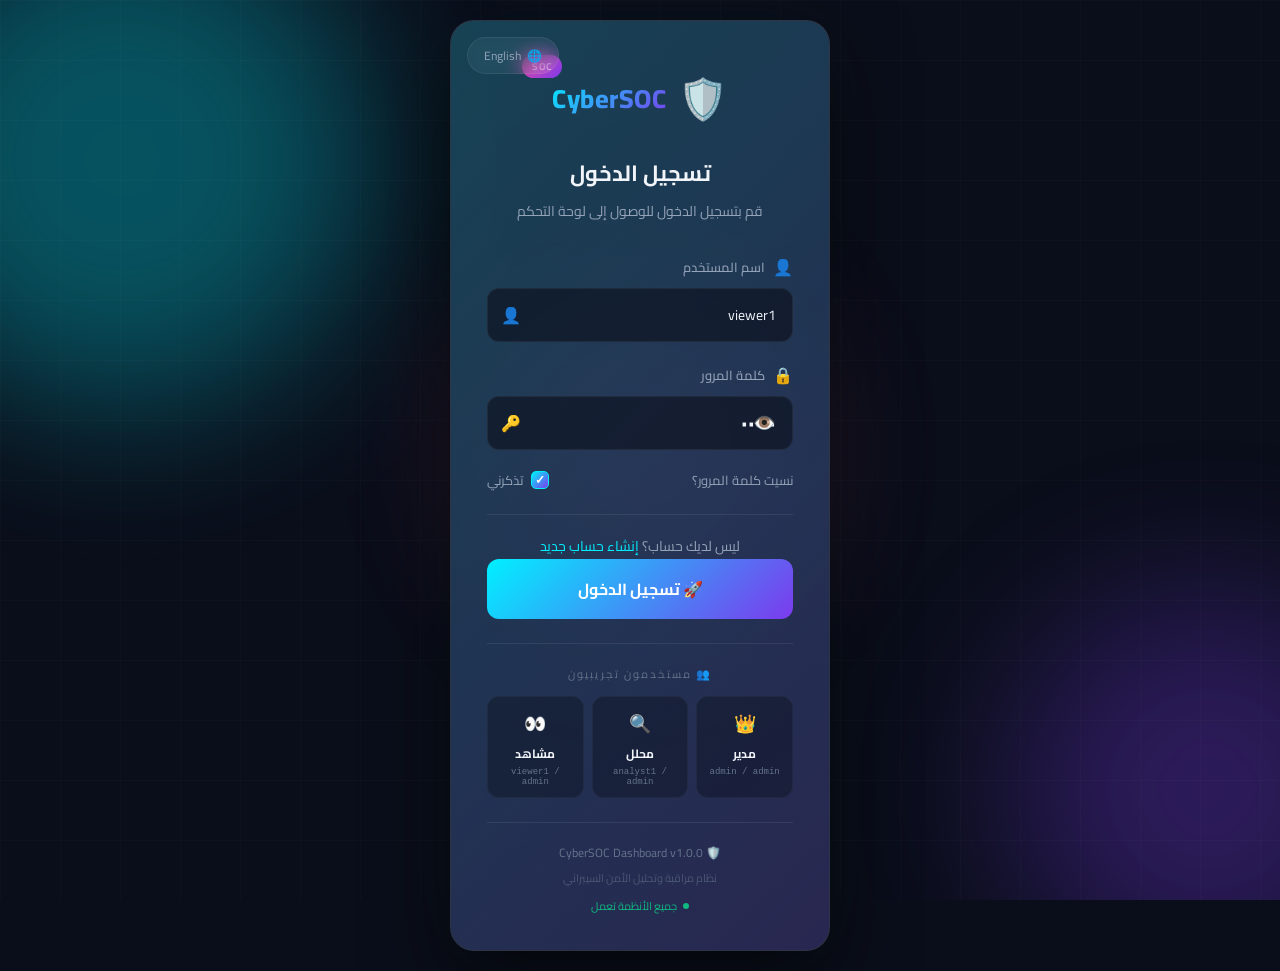
<file: login.html>
<!DOCTYPE html>
<html lang="ar" dir="rtl">
<head>
    <meta charset="UTF-8">
    <meta name="viewport" content="width=device-width, initial-scale=1.0">
    <title>CyberSOC - تسجيل الدخول</title>
    <link rel="icon" href="data:image/svg+xml,<svg xmlns='http://www.w3.org/2000/svg' viewBox='0 0 100 100'><text y='.9em' font-size='90'>🛡️</text></svg>">
    
    <style>
        /* ==========================================
           استيراد الخطوط
           ========================================== */
        @import url('https://fonts.googleapis.com/css2?family=Cairo:wght@300;400;500;600;700;800&family=Inter:wght@300;400;500;600;700;800&display=swap');
        
        /* ==========================================
           متغيرات التصميم
           ========================================== */
        :root {
            --primary: #00f0ff;
            --primary-dark: #00b8c9;
            --secondary: #7c3aed;
            --accent: #ec4899;
            --bg-dark: #0a0e1a;
            --bg-card: rgba(30, 41, 59, 0.85);
            --text-primary: #f1f5f9;
            --text-secondary: #94a3b8;
            --text-muted: #64748b;
            --border-color: rgba(255, 255, 255, 0.08);
            --shadow: 0 30px 80px rgba(0, 0, 0, 0.6);
            --radius: 24px;
            --transition: 0.4s cubic-bezier(0.4, 0, 0.2, 1);
        }
        
        /* ==========================================
           إعادة تعيين
           ========================================== */
        * {
            margin: 0;
            padding: 0;
            box-sizing: border-box;
        }
        
        body {
            font-family: 'Cairo', 'Inter', sans-serif;
            min-height: 100vh;
            display: flex;
            align-items: center;
            justify-content: center;
            background: var(--bg-dark);
            overflow: hidden;
            position: relative;
        }
        
        /* ==========================================
           خلفية متحركة
           ========================================== */
        .bg-animation {
            position: fixed;
            inset: 0;
            z-index: 0;
            overflow: hidden;
        }
        
        .bg-animation .circle {
            position: absolute;
            border-radius: 50%;
            filter: blur(80px);
            opacity: 0.3;
            animation: floatCircle 20s ease-in-out infinite alternate;
        }
        
        .bg-animation .circle:nth-child(1) {
            width: 500px;
            height: 500px;
            background: var(--primary);
            top: -10%;
            left: -10%;
            animation-delay: 0s;
        }
        
        .bg-animation .circle:nth-child(2) {
            width: 400px;
            height: 400px;
            background: var(--secondary);
            bottom: -10%;
            right: -10%;
            animation-delay: -5s;
        }
        
        .bg-animation .circle:nth-child(3) {
            width: 300px;
            height: 300px;
            background: var(--accent);
            top: 50%;
            left: 50%;
            transform: translate(-50%, -50%);
            animation-delay: -10s;
        }
        
        @keyframes floatCircle {
            0% { transform: translate(0, 0) scale(1); }
            33% { transform: translate(30px, -30px) scale(1.1); }
            66% { transform: translate(-20px, 40px) scale(0.9); }
            100% { transform: translate(10px, -20px) scale(1.05); }
        }
        
        .bg-grid {
            position: fixed;
            inset: 0;
            z-index: 0;
            background-image: 
                linear-gradient(rgba(255, 255, 255, 0.02) 1px, transparent 1px),
                linear-gradient(90deg, rgba(255, 255, 255, 0.02) 1px, transparent 1px);
            background-size: 60px 60px;
            animation: gridMove 30s linear infinite;
        }
        
        @keyframes gridMove {
            0% { transform: translate(0, 0); }
            100% { transform: translate(60px, 60px); }
        }
        
        /* ==========================================
           حاوية تسجيل الدخول
           ========================================== */
        .login-wrapper {
            position: relative;
            z-index: 1;
            width: 100%;
            max-width: 420px;
            padding: 20px;
            animation: fadeInUp 0.8s ease forwards;
        }
        
        @keyframes fadeInUp {
            from {
                opacity: 0;
                transform: translateY(30px);
            }
            to {
                opacity: 1;
                transform: translateY(0);
            }
        }
        
        .login-card {
            background: var(--bg-card);
            backdrop-filter: blur(40px);
            -webkit-backdrop-filter: blur(40px);
            border-radius: var(--radius);
            padding: 40px 36px 32px;
            border: 1px solid var(--border-color);
            box-shadow: var(--shadow), 0 0 80px rgba(0, 240, 255, 0.03);
            position: relative;
            overflow: hidden;
            transition: var(--transition);
        }
        
        .login-card::before {
            content: '';
            position: absolute;
            inset: -2px;
            border-radius: calc(var(--radius) + 2px);
            background: linear-gradient(135deg, var(--primary), var(--secondary), var(--accent), var(--primary));
            z-index: -1;
            opacity: 0.15;
            background-size: 300% 300%;
            animation: borderGlow 4s ease-in-out infinite;
        }
        
        @keyframes borderGlow {
            0%, 100% { background-position: 0% 50%; }
            50% { background-position: 100% 50%; }
        }
        
        /* ==========================================
           زر تبديل اللغة
           ========================================== */
        .lang-switcher {
            position: absolute;
            top: 16px;
            right: 16px;
            background: rgba(255, 255, 255, 0.04);
            border: 1px solid var(--border-color);
            color: var(--text-secondary);
            padding: 6px 16px;
            border-radius: 30px;
            cursor: pointer;
            font-size: 12px;
            font-family: inherit;
            transition: var(--transition);
            z-index: 10;
            backdrop-filter: blur(10px);
            display: flex;
            align-items: center;
            gap: 6px;
        }
        
        [dir="rtl"] .lang-switcher {
            right: auto;
            left: 16px;
        }
        
        .lang-switcher:hover {
            background: rgba(0, 240, 255, 0.08);
            border-color: var(--primary);
            color: var(--text-primary);
            transform: scale(1.05);
        }
        
        /* ==========================================
           الشعار
           ========================================== */
        .login-header {
            text-align: center;
            margin-bottom: 28px;
        }
        
        .login-logo {
            display: inline-flex;
            align-items: center;
            gap: 12px;
            margin-bottom: 16px;
            position: relative;
        }
        
        .login-logo .shield {
            font-size: 40px;
            animation: pulseShield 3s ease-in-out infinite;
            display: inline-block;
        }
        
        @keyframes pulseShield {
            0%, 100% { transform: scale(1) rotate(0deg); }
            50% { transform: scale(1.05) rotate(-3deg); }
        }
        
        .login-logo .brand {
            font-size: 26px;
            font-weight: 800;
            background: linear-gradient(135deg, var(--primary), var(--secondary));
            -webkit-background-clip: text;
            -webkit-text-fill-color: transparent;
            letter-spacing: 0.5px;
        }
        
        .login-logo .badge {
            position: absolute;
            top: -6px;
            right: -30px;
            font-size: 10px;
            background: linear-gradient(135deg, var(--accent), var(--secondary));
            color: white;
            padding: 2px 10px;
            border-radius: 20px;
            font-weight: 700;
            -webkit-text-fill-color: white;
            letter-spacing: 0.5px;
        }
        
        [dir="rtl"] .login-logo .badge {
            right: auto;
            left: -30px;
        }
        
        .login-header h1 {
            font-size: 22px;
            font-weight: 700;
            color: var(--text-primary);
            margin-bottom: 4px;
        }
        
        .login-header p {
            font-size: 14px;
            color: var(--text-secondary);
        }
        
        /* ==========================================
           نموذج تسجيل الدخول
           ========================================== */
        .login-form {
            position: relative;
            z-index: 2;
        }
        
        .form-group {
            margin-bottom: 18px;
        }
        
        .form-group label {
            display: flex;
            align-items: center;
            gap: 8px;
            color: var(--text-secondary);
            font-size: 13px;
            font-weight: 500;
            margin-bottom: 6px;
        }
        
        .form-group label .label-icon {
            font-size: 16px;
        }
        
        .input-wrapper {
            position: relative;
        }
        
        .input-wrapper .input-icon {
            position: absolute;
            top: 50%;
            right: 14px;
            transform: translateY(-50%);
            color: var(--text-muted);
            font-size: 16px;
            transition: var(--transition);
            pointer-events: none;
        }
        
        [dir="rtl"] .input-wrapper .input-icon {
            right: auto;
            left: 14px;
        }
        
        .input-wrapper .form-control {
            width: 100%;
            padding: 13px 46px 13px 16px;
            background: rgba(10, 14, 26, 0.6);
            border: 1.5px solid rgba(255, 255, 255, 0.06);
            border-radius: 12px;
            color: var(--text-primary);
            font-size: 14px;
            font-family: inherit;
            transition: var(--transition);
            text-align: right;
        }
        
        [dir="rtl"] .input-wrapper .form-control {
            padding: 13px 16px 13px 46px;
            text-align: right;
        }
        
        [dir="ltr"] .input-wrapper .form-control {
            text-align: left;
        }
        
        .input-wrapper .form-control:focus {
            outline: none;
            border-color: var(--primary);
            box-shadow: 0 0 0 4px rgba(0, 240, 255, 0.06), 0 0 30px rgba(0, 240, 255, 0.05);
            background: rgba(10, 14, 26, 0.8);
        }
        
        .input-wrapper .form-control:focus + .input-icon {
            color: var(--primary);
        }
        
        .input-wrapper .form-control::placeholder {
            color: var(--text-muted);
        }
        
        /* زر إظهار/إخفاء كلمة المرور */
        .toggle-password {
            position: absolute;
            top: 50%;
            left: 14px;
            transform: translateY(-50%);
            background: none;
            border: none;
            color: var(--text-muted);
            cursor: pointer;
            font-size: 18px;
            transition: var(--transition);
            padding: 4px;
        }
        
        [dir="rtl"] .toggle-password {
            left: auto;
            right: 14px;
        }
        
        .toggle-password:hover {
            color: var(--text-primary);
        }
        
        /* ==========================================
           خيارات إضافية - تم تصحيح المحاذاة
           ========================================== */
        .login-options {
            display: flex;
            justify-content: space-between;
            align-items: center;
            margin-bottom: 22px;
            flex-wrap: wrap;
            gap: 8px;
        }
        
        [dir="rtl"] .login-options {
            flex-direction: row-reverse;
        }
        
        .remember-me {
            display: flex;
            align-items: center;
            gap: 8px;
            color: var(--text-secondary);
            font-size: 13px;
            cursor: pointer;
            transition: var(--transition);
            user-select: none;
        }
        
        .remember-me:hover {
            color: var(--text-primary);
        }
        
        .remember-me input[type="checkbox"] {
            appearance: none;
            width: 18px;
            height: 18px;
            background: rgba(255, 255, 255, 0.05);
            border: 1.5px solid rgba(255, 255, 255, 0.1);
            border-radius: 5px;
            cursor: pointer;
            transition: var(--transition);
            position: relative;
            flex-shrink: 0;
        }
        
        .remember-me input[type="checkbox"]:checked {
            background: linear-gradient(135deg, var(--primary), var(--secondary));
            border-color: var(--primary);
        }
        
        .remember-me input[type="checkbox"]:checked::after {
            content: '✓';
            position: absolute;
            top: 50%;
            left: 50%;
            transform: translate(-50%, -50%);
            color: white;
            font-size: 12px;
            font-weight: 700;
        }
        
        .forgot-link {
            color: var(--text-secondary);
            font-size: 13px;
            text-decoration: none;
            transition: var(--transition);
            white-space: nowrap;
        }
        
        .forgot-link:hover {
            color: var(--primary);
        }
        
        /* ==========================================
           زر تسجيل الدخول
           ========================================== */
        .btn-login {
            width: 100%;
            padding: 15px;
            font-size: 16px;
            font-weight: 700;
            border: none;
            border-radius: 12px;
            cursor: pointer;
            background: linear-gradient(135deg, var(--primary), var(--secondary));
            color: white;
            transition: var(--transition);
            position: relative;
            overflow: hidden;
            font-family: inherit;
            display: flex;
            align-items: center;
            justify-content: center;
            gap: 10px;
        }
        
        .btn-login:hover {
            transform: translateY(-2px);
            box-shadow: 0 8px 40px rgba(0, 240, 255, 0.25);
        }
        
        .btn-login:active {
            transform: translateY(0);
            box-shadow: none;
        }
        
        .btn-login .btn-shimmer {
            position: absolute;
            top: 0;
            left: -100%;
            width: 100%;
            height: 100%;
            background: linear-gradient(90deg, transparent, rgba(255, 255, 255, 0.15), transparent);
            animation: shimmer 3s ease-in-out infinite;
        }
        
        @keyframes shimmer {
            0% { transform: translateX(-100%) skewX(-20deg); }
            100% { transform: translateX(200%) skewX(-20deg); }
        }
        
        .btn-login .btn-loader {
            display: none;
            width: 20px;
            height: 20px;
            border: 2px solid rgba(255, 255, 255, 0.3);
            border-top-color: white;
            border-radius: 50%;
            animation: spin 0.8s linear infinite;
        }
        
        @keyframes spin {
            to { transform: rotate(360deg); }
        }
        
        .btn-login.loading .btn-loader {
            display: block;
        }
        
        .btn-login.loading .btn-text {
            display: none;
        }
        
        .btn-login.loading .btn-shimmer {
            display: none;
        }
        
        /* ==========================================
           رسائل الخطأ والنجاح
           ========================================== */
        .login-error {
            background: rgba(239, 68, 68, 0.08);
            color: #ef4444;
            padding: 12px 16px;
            border-radius: 12px;
            margin-top: 14px;
            font-size: 13px;
            text-align: center;
            border: 1px solid rgba(239, 68, 68, 0.12);
            display: none;
            animation: shakeError 0.5s ease;
        }
        
        @keyframes shakeError {
            0%, 100% { transform: translateX(0); }
            20%, 60% { transform: translateX(-6px); }
            40%, 80% { transform: translateX(6px); }
        }
        
        .login-success {
            background: rgba(16, 185, 129, 0.08);
            color: #10b981;
            padding: 12px 16px;
            border-radius: 12px;
            margin-top: 14px;
            font-size: 13px;
            text-align: center;
            border: 1px solid rgba(16, 185, 129, 0.12);
            display: none;
            animation: fadeInUp 0.4s ease;
        }
        
        /* ==========================================
           المستخدمون التجريبيون - محاذاة مصححة
           ========================================== */
        .demo-section {
            margin-top: 24px;
            padding-top: 20px;
            border-top: 1px solid var(--border-color);
        }
        
        .demo-section .demo-title {
            text-align: center;
            color: var(--text-muted);
            font-size: 11px;
            text-transform: uppercase;
            letter-spacing: 2px;
            margin-bottom: 12px;
        }
        
        .demo-users {
            display: grid;
            grid-template-columns: repeat(3, 1fr);
            gap: 8px;
        }
        
        .demo-user {
            background: rgba(10, 14, 26, 0.4);
            padding: 10px 8px;
            border-radius: 12px;
            cursor: pointer;
            transition: var(--transition);
            border: 1px solid rgba(255, 255, 255, 0.04);
            text-align: center;
            position: relative;
            overflow: hidden;
        }
        
        .demo-user::before {
            content: '';
            position: absolute;
            inset: 0;
            background: linear-gradient(135deg, var(--primary), var(--secondary));
            opacity: 0;
            transition: var(--transition);
            border-radius: 12px;
        }
        
        .demo-user:hover {
            border-color: var(--primary);
            transform: translateY(-3px);
            box-shadow: 0 8px 30px rgba(0, 240, 255, 0.06);
        }
        
        .demo-user:hover::before {
            opacity: 0.05;
        }
        
        .demo-user:active {
            transform: scale(0.95);
        }
        
        .demo-user .demo-emoji {
            font-size: 18px;
            display: block;
            margin-bottom: 2px;
            position: relative;
            z-index: 1;
        }
        
        .demo-user .demo-role {
            display: block;
            font-size: 12px;
            font-weight: 700;
            color: var(--text-primary);
            position: relative;
            z-index: 1;
        }
        
        .demo-user .demo-creds {
            display: block;
            font-size: 9px;
            color: var(--text-muted);
            margin-top: 2px;
            font-family: 'Courier New', monospace;
            position: relative;
            z-index: 1;
        }
        
        /* ==========================================
           تذييل - محاذاة مصححة
           ========================================== */
        .login-footer {
            text-align: center;
            margin-top: 24px;
            padding-top: 18px;
            border-top: 1px solid var(--border-color);
        }
        
        .login-footer p {
            color: var(--text-muted);
            font-size: 12px;
            margin: 0;
        }
        
        .login-footer .footer-version {
            font-size: 11px;
            color: rgba(100, 116, 139, 0.6);
            margin-top: 4px;
        }
        
        .login-footer .footer-status {
            display: inline-flex;
            align-items: center;
            gap: 6px;
            margin-top: 6px;
            font-size: 11px;
            color: #10b981;
        }
        
        .login-footer .footer-status .dot {
            width: 6px;
            height: 6px;
            background: #10b981;
            border-radius: 50%;
            animation: dotPulse 2s ease-in-out infinite;
        }
        
        @keyframes dotPulse {
            0%, 100% { opacity: 1; transform: scale(1); }
            50% { opacity: 0.3; transform: scale(0.8); }
        }
        
        /* ==========================================
           الثيم الفاتح
           ========================================== */
        [data-theme="light"] .login-card {
            background: rgba(255, 255, 255, 0.85);
            backdrop-filter: blur(40px);
        }
        
        [data-theme="light"] .login-card::before {
            opacity: 0.08;
        }
        
        [data-theme="light"] .login-header h1 {
            color: #0f172a;
        }
        
        [data-theme="light"] .input-wrapper .form-control {
            background: rgba(240, 244, 255, 0.8);
            border-color: rgba(0, 0, 0, 0.06);
            color: #0f172a;
        }
        
        [data-theme="light"] .input-wrapper .form-control:focus {
            background: rgba(240, 244, 255, 1);
            border-color: #4f46e5;
        }
        
        [data-theme="light"] .input-wrapper .form-control::placeholder {
            color: #94a3b8;
        }
        
        [data-theme="light"] .demo-user {
            background: rgba(240, 244, 255, 0.5);
            border-color: rgba(0, 0, 0, 0.04);
        }
        
        [data-theme="light"] .demo-user:hover {
            background: rgba(240, 244, 255, 0.8);
            border-color: #4f46e5;
        }
        
        [data-theme="light"] .demo-user .demo-role {
            color: #0f172a;
        }
        
        [data-theme="light"] .lang-switcher {
            color: #64748b;
            border-color: rgba(0, 0, 0, 0.06);
        }
        
        [data-theme="light"] .lang-switcher:hover {
            background: rgba(79, 70, 229, 0.06);
            border-color: #4f46e5;
            color: #0f172a;
        }
        
        [data-theme="light"] .remember-me {
            color: #64748b;
        }
        
        [data-theme="light"] .remember-me:hover {
            color: #0f172a;
        }
        
        [data-theme="light"] .forgot-link {
            color: #64748b;
        }
        
        [data-theme="light"] .forgot-link:hover {
            color: #4f46e5;
        }
        
        [data-theme="light"] .login-footer p {
            color: #94a3b8;
        }
        
        [data-theme="light"] .bg-animation .circle {
            opacity: 0.15;
        }
        
        /* ==========================================
           الاستجابة
           ========================================== */
        @media (max-width: 576px) {
            .login-card {
                padding: 28px 20px 24px;
                border-radius: 20px;
            }
            
            .login-logo .brand {
                font-size: 22px;
            }
            
            .login-logo .shield {
                font-size: 34px;
            }
            
            .login-header h1 {
                font-size: 18px;
            }
            
            .login-header p {
                font-size: 13px;
            }
            
            .demo-users {
                grid-template-columns: 1fr;
                gap: 6px;
            }
            
            .demo-user {
                padding: 8px 12px;
                display: flex;
                align-items: center;
                justify-content: center;
                gap: 12px;
            }
            
            .demo-user .demo-emoji {
                font-size: 16px;
                margin-bottom: 0;
            }
            
            .lang-switcher {
                top: 12px;
                right: 12px;
                font-size: 11px;
                padding: 4px 12px;
            }
            
            [dir="rtl"] .lang-switcher {
                right: auto;
                left: 12px;
            }
            
            .input-wrapper .form-control {
                padding: 11px 38px 11px 14px;
                font-size: 13px;
            }
            
            [dir="rtl"] .input-wrapper .form-control {
                padding: 11px 14px 11px 38px;
            }
            
            .btn-login {
                padding: 13px;
                font-size: 15px;
            }
            
            .login-options {
                flex-direction: column;
                align-items: flex-start;
                gap: 6px;
            }
            
            [dir="rtl"] .login-options {
                align-items: flex-end;
            }
        }
        
        @media (max-width: 400px) {
            .login-card {
                padding: 20px 16px 18px;
            }
            
            .login-logo .brand {
                font-size: 18px;
            }
            
            .login-logo .shield {
                font-size: 28px;
            }
            
            .login-header h1 {
                font-size: 16px;
            }
            
            .login-logo .badge {
                display: none;
            }
        }
        
        /* ==========================================
           تأثيرات دخول العناصر
           ========================================== */
        .demo-user {
            opacity: 0;
            animation: fadeInUp 0.6s ease forwards;
        }
        
        .demo-user:nth-child(1) { animation-delay: 0.1s; }
        .demo-user:nth-child(2) { animation-delay: 0.2s; }
        .demo-user:nth-child(3) { animation-delay: 0.3s; }
    </style>
</head>
<body>

<!-- ========================================== -->
<!-- خلفية متحركة -->
<!-- ========================================== -->
<div class="bg-animation">
    <div class="circle"></div>
    <div class="circle"></div>
    <div class="circle"></div>
</div>
<div class="bg-grid"></div>

<!-- ========================================== -->
<!-- حاوية تسجيل الدخول -->
<!-- ========================================== -->
<div class="login-wrapper">

    <div class="login-card">
        
        <!-- ===== زر تبديل اللغة ===== -->
        <button class="lang-switcher" onclick="toggleLanguage()" id="langToggle">
            <span>🌐</span>
            <span id="langText">English</span>
        </button>
        
        <!-- ===== الشعار ===== -->
        <div class="login-header">
            <div class="login-logo">
                <span class="shield">🛡️</span>
                <span class="brand">CyberSOC</span>
                <span class="badge">SOC</span>
            </div>
            <h1 id="loginTitle">تسجيل الدخول</h1>
            <p id="loginSubtitle">قم بتسجيل الدخول للوصول إلى لوحة التحكم</p>
        </div>
        
        <!-- ===== نموذج تسجيل الدخول ===== -->
        <form class="login-form" id="loginForm" onsubmit="handleLogin(event)">
            
            <!-- اسم المستخدم -->
            <div class="form-group">
                <label for="username">
                    <span class="label-icon">👤</span>
                    <span id="labelUsername">اسم المستخدم</span>
                </label>
                <div class="input-wrapper">
                    <input type="text" id="username" class="form-control" 
                           placeholder="أدخل اسم المستخدم" 
                           value="viewer1" required autocomplete="username">
                    <span class="input-icon">👤</span>
                </div>
            </div>
            
            <!-- كلمة المرور -->
            <div class="form-group">
                <label for="password">
                    <span class="label-icon">🔒</span>
                    <span id="labelPassword">كلمة المرور</span>
                </label>
                <div class="input-wrapper">
                    <input type="password" id="password" class="form-control" 
                           placeholder="أدخل كلمة المرور" 
                           value="admin" required autocomplete="current-password">
                    <span class="input-icon">🔑</span>
                    <button type="button" class="toggle-password" onclick="togglePassword()" id="togglePass">
                        👁️
                    </button>
                </div>
            </div>
            
            <!-- ===== خيارات إضافية - محاذاة مصححة ===== -->
            <div class="login-options">
                <label class="remember-me">
                    <input type="checkbox" id="rememberMe" checked>
                    <span id="rememberText">تذكرني</span>
                </label>
                <a href="#" class="forgot-link" id="forgotText">نسيت كلمة المرور؟</a>
            </div>
            <div class="login-footer" style="margin-top: 16px; text-align: center; color: #94a3b8; font-size: 14px;">
    ليس لديك حساب؟ <a href="register.html" style="color: #00f0ff; text-decoration: none;">إنشاء حساب جديد</a>
</div>

            
            <!-- ===== زر تسجيل الدخول ===== -->
            <button type="submit" class="btn-login" id="loginBtn">
                <span class="btn-shimmer"></span>
                <span class="btn-loader"></span>
                <span class="btn-text">🚀 تسجيل الدخول</span>
            </button>
            
            <!-- ===== رسائل ===== -->
            <div class="login-error" id="loginError">
                ⚠️ اسم المستخدم أو كلمة المرور غير صحيحة
            </div>
            <div class="login-success" id="loginSuccess">
                ✅ جاري تسجيل الدخول...
            </div>
        </form>
        
        <!-- ===== المستخدمون التجريبيون ===== -->
        <div class="demo-section">
            <p class="demo-title" id="demoTitle">👥 مستخدمون تجريبيون</p>
            <div class="demo-users">
                <div class="demo-user" onclick="fillCredentials('admin', 'admin')">
                    <span class="demo-emoji">👑</span>
                    <span class="demo-role" id="roleAdmin">مدير</span>
                    <span class="demo-creds">admin / admin</span>
                </div>
                <div class="demo-user" onclick="fillCredentials('analyst1', 'admin')">
                    <span class="demo-emoji">🔍</span>
                    <span class="demo-role" id="roleAnalyst">محلل</span>
                    <span class="demo-creds">analyst1 / admin</span>
                </div>
                <div class="demo-user" onclick="fillCredentials('viewer1', 'admin')">
                    <span class="demo-emoji">👀</span>
                    <span class="demo-role" id="roleViewer">مشاهد</span>
                    <span class="demo-creds">viewer1 / admin</span>
                </div>
            </div>
        </div>
        
        <!-- ===== تذييل ===== -->
        <div class="login-footer">
            <p>🛡️ CyberSOC Dashboard v1.0.0</p>
            <p class="footer-version" id="footerText">نظام مراقبة وتحليل الأمن السيبراني</p>
            <div class="footer-status">
                <span class="dot"></span>
                <span>جميع الأنظمة تعمل</span>
            </div>
        </div>
        
    </div>
</div>

<!-- ========================================== -->
<!-- JavaScript -->
<!-- ========================================== -->
<script>
    // ==========================================
    // بيانات الترجمة
    // ==========================================
    const translations = {
        ar: {
            title: 'تسجيل الدخول',
            subtitle: 'قم بتسجيل الدخول للوصول إلى لوحة التحكم',
            username: 'اسم المستخدم',
            password: 'كلمة المرور',
            usernamePlaceholder: 'أدخل اسم المستخدم',
            passwordPlaceholder: 'أدخل كلمة المرور',
            remember: 'تذكرني',
            forgot: 'نسيت كلمة المرور؟',
            loginBtn: '🚀 تسجيل الدخول',
            demoTitle: '👥 مستخدمون تجريبيون',
            roleAdmin: 'مدير',
            roleAnalyst: 'محلل',
            roleViewer: 'مشاهد',
            error: '⚠️ اسم المستخدم أو كلمة المرور غير صحيحة',
            langText: 'English',
            footer: 'نظام مراقبة وتحليل الأمن السيبراني',
            loginSuccess: '✅ جاري تسجيل الدخول...'
        },
        en: {
            title: 'Login',
            subtitle: 'Login to access the dashboard',
            username: 'Username',
            password: 'Password',
            usernamePlaceholder: 'Enter username',
            passwordPlaceholder: 'Enter password',
            remember: 'Remember me',
            forgot: 'Forgot password?',
            loginBtn: '🚀 Login',
            demoTitle: '👥 Demo Users',
            roleAdmin: 'Admin',
            roleAnalyst: 'Analyst',
            roleViewer: 'Viewer',
            error: '⚠️ Invalid username or password',
            langText: 'عربي',
            footer: 'Security Monitoring & Analysis System',
            loginSuccess: '✅ Logging in...'
        }
    };
    
    let currentLang = 'ar';
    
    // ==========================================
    // تبديل اللغة
    // ==========================================
    function toggleLanguage() {
        currentLang = currentLang === 'ar' ? 'en' : 'ar';
        applyLanguage(currentLang);
        document.documentElement.dir = currentLang === 'ar' ? 'rtl' : 'ltr';
        document.documentElement.lang = currentLang;
        localStorage.setItem('loginLang', currentLang);
    }
    
    function applyLanguage(lang) {
        const t = translations[lang];
        if (!t) return;
        
        document.getElementById('loginTitle').textContent = t.title;
        document.getElementById('loginSubtitle').textContent = t.subtitle;
        document.getElementById('labelUsername').textContent = t.username;
        document.getElementById('labelPassword').textContent = t.password;
        document.getElementById('username').placeholder = t.usernamePlaceholder;
        document.getElementById('password').placeholder = t.passwordPlaceholder;
        document.getElementById('rememberText').textContent = t.remember;
        document.getElementById('forgotText').textContent = t.forgot;
        document.getElementById('loginBtn').querySelector('.btn-text').textContent = t.loginBtn;
        document.getElementById('demoTitle').textContent = t.demoTitle;
        document.getElementById('roleAdmin').textContent = t.roleAdmin;
        document.getElementById('roleAnalyst').textContent = t.roleAnalyst;
        document.getElementById('roleViewer').textContent = t.roleViewer;
        document.getElementById('langText').textContent = t.langText;
        document.getElementById('footerText').textContent = t.footer;
        
        document.getElementById('loginError').style.display = 'none';
        document.getElementById('loginSuccess').style.display = 'none';
    }
    
    // ==========================================
    // إظهار/إخفاء كلمة المرور
    // ==========================================
    function togglePassword() {
        const pass = document.getElementById('password');
        const btn = document.getElementById('togglePass');
        if (pass.type === 'password') {
            pass.type = 'text';
            btn.textContent = '🙈';
        } else {
            pass.type = 'password';
            btn.textContent = '👁️';
        }
    }
    
    // ==========================================
    // معالجة تسجيل الدخول
    // ==========================================
    function handleLogin(event) {
        event.preventDefault();
        
        const username = document.getElementById('username').value.trim();
        const password = document.getElementById('password').value.trim();
        const errorDiv = document.getElementById('loginError');
        const successDiv = document.getElementById('loginSuccess');
        const btn = document.getElementById('loginBtn');
        
        errorDiv.style.display = 'none';
        successDiv.style.display = 'none';
        
        const users = {
            'admin': { password: 'admin', role: 'admin', name: 'مدير النظام' },
            'analyst1': { password: 'admin', role: 'analyst', name: 'محلل أمني أول' },
            'analyst2': { password: 'admin', role: 'analyst', name: 'محلل أمني' },
            'viewer1': { password: 'admin', role: 'viewer', name: 'مشاهد' }
        };
        
        if (users[username] && users[username].password === password) {
            const t = translations[currentLang];
            successDiv.textContent = t.loginSuccess || '✅ جاري تسجيل الدخول...';
            successDiv.style.display = 'block';
            btn.classList.add('loading');
            
            sessionStorage.setItem('loggedIn', 'true');
            sessionStorage.setItem('username', username);
            sessionStorage.setItem('userRole', users[username].role);
            sessionStorage.setItem('userName', users[username].name);
            
            if (document.getElementById('rememberMe').checked) {
                localStorage.setItem('rememberUsername', username);
            } else {
                localStorage.removeItem('rememberUsername');
            }
            
            setTimeout(() => {
                window.location.href = 'index.html';
            }, 800);
            
        } else {
            const t = translations[currentLang];
            errorDiv.textContent = t.error || '⚠️ اسم المستخدم أو كلمة المرور غير صحيحة';
            errorDiv.style.display = 'block';
            
            const form = document.getElementById('loginForm');
            form.style.animation = 'shakeError 0.5s ease';
            setTimeout(() => {
                form.style.animation = '';
            }, 500);
            
            btn.classList.remove('loading');
        }
    }
    
    // ==========================================
    // تعبئة بيانات المستخدم التجريبي
    // ==========================================
    function fillCredentials(username, password) {
        document.getElementById('username').value = username;
        document.getElementById('password').value = password;
        document.getElementById('loginError').style.display = 'none';
        document.getElementById('loginSuccess').style.display = 'none';
        
        const fields = ['username', 'password'];
        fields.forEach(id => {
            const el = document.getElementById(id);
            el.style.borderColor = '#00f0ff';
            el.style.boxShadow = '0 0 30px rgba(0, 240, 255, 0.15)';
            setTimeout(() => {
                el.style.borderColor = '';
                el.style.boxShadow = '';
            }, 1500);
        });
        
        document.getElementById('username').focus();
    }
    function handleLogin(event) {
    event.preventDefault();
    
    const username = document.getElementById('username').value.trim();
    const password = document.getElementById('password').value.trim();
    const errorDiv = document.getElementById('loginError');
    
    // المستخدمين المدمجين
    const defaultUsers = {
        'admin': { password: 'admin', role: 'admin', name: 'مدير النظام' },
        'analyst1': { password: 'admin', role: 'analyst', name: 'محلل أمني أول' },
        'viewer1': { password: 'admin', role: 'viewer', name: 'مشاهد' }
    };
    
    // تحميل المستخدمين المسجلين
    const registeredUsers = JSON.parse(localStorage.getItem('registeredUsers') || '{}');
    
    // دمج المستخدمين
    const allUsers = { ...defaultUsers };
    
    // إضافة المستخدمين المسجلين
    for (const [key, value] of Object.entries(registeredUsers)) {
        allUsers[key] = {
            password: value.password,
            role: value.role || 'viewer',
            name: key
        };
    }
    
    // التحقق من المستخدم
    if (allUsers[username] && allUsers[username].password === password) {
        sessionStorage.setItem('loggedIn', 'true');
        sessionStorage.setItem('username', username);
        sessionStorage.setItem('userRole', allUsers[username].role);
        sessionStorage.setItem('userName', allUsers[username].name);
        
        errorDiv.style.display = 'none';
        window.location.href = 'index.html';
    } else {
        errorDiv.textContent = '⚠️ اسم المستخدم أو كلمة المرور غير صحيحة';
        errorDiv.style.display = 'block';
    }
}
    
    // ==========================================
    // استعادة اللغة والمستخدم المحفوظ
    // ==========================================
    document.addEventListener('DOMContentLoaded', function() {
        const savedLang = localStorage.getItem('loginLang') || 'ar';
        currentLang = savedLang;
        applyLanguage(currentLang);
        document.documentElement.dir = currentLang === 'ar' ? 'rtl' : 'ltr';
        document.documentElement.lang = currentLang;
        
        const saved = localStorage.getItem('rememberUsername');
        if (saved) {
            document.getElementById('username').value = saved;
            document.getElementById('rememberMe').checked = true;
            document.getElementById('password').focus();
        }
    });
</script>
    
</body>
</html>
</file>
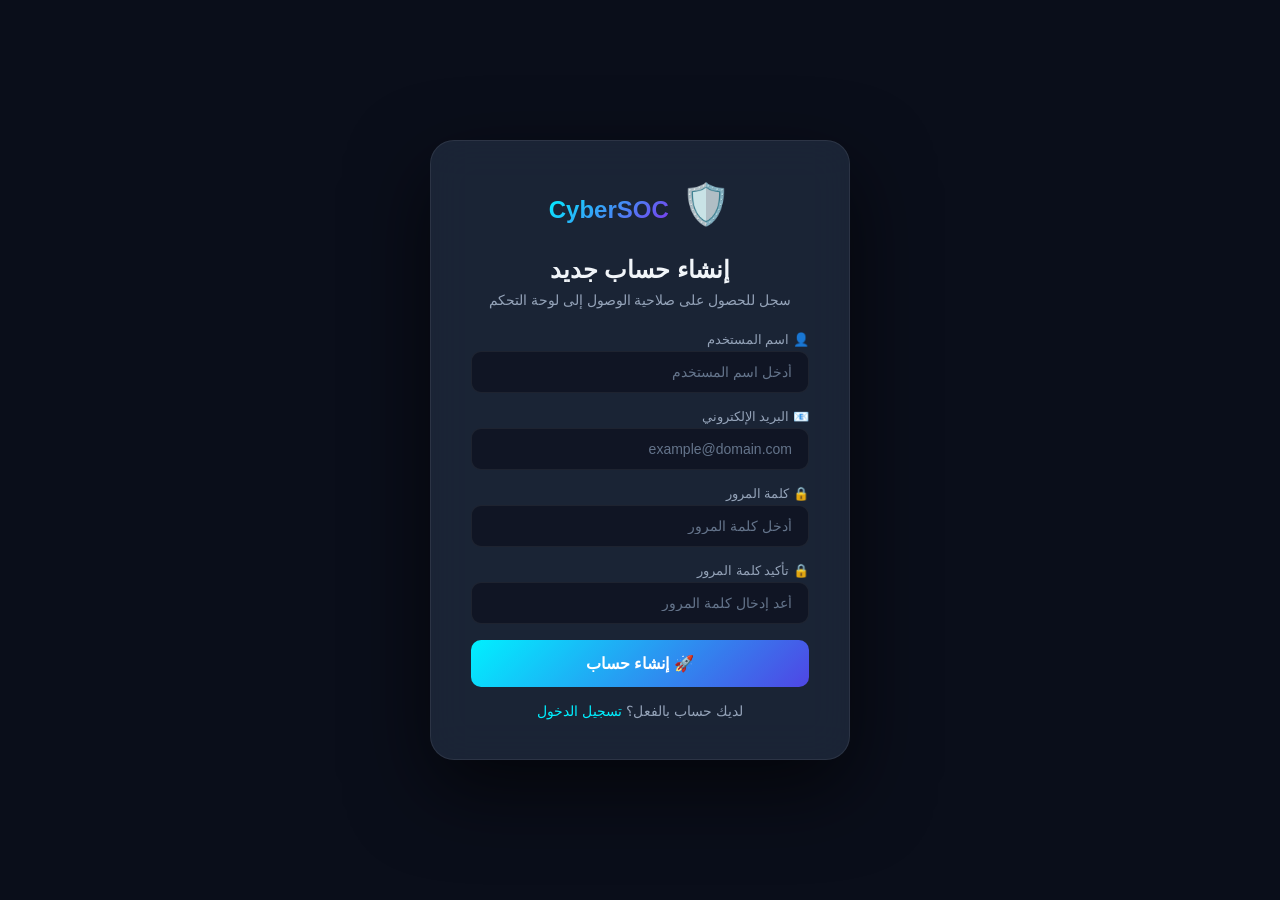
<file: register.html>
<!DOCTYPE html>
<html lang="ar" dir="rtl">
<head>
    <meta charset="UTF-8">
    <meta name="viewport" content="width=device-width, initial-scale=1.0">
    <title>إنشاء حساب - CyberSOC</title>
    <link rel="icon" href="data:image/svg+xml,<svg xmlns='http://www.w3.org/2000/svg' viewBox='0 0 100 100'><text y='.9em' font-size='90'>🛡️</text></svg>">
    <link rel="stylesheet" href="assets/css/style.css">
    
    <style>
        .register-page {
            min-height: 100vh;
            display: flex;
            align-items: center;
            justify-content: center;
            background: #0a0e1a;
            padding: 20px;
        }
        
        .register-container {
            background: rgba(30, 41, 59, 0.85);
            backdrop-filter: blur(20px);
            border-radius: 24px;
            padding: 40px;
            max-width: 420px;
            width: 100%;
            border: 1px solid rgba(255, 255, 255, 0.08);
            box-shadow: 0 30px 80px rgba(0, 0, 0, 0.6);
        }
        
        .register-container h2 {
            text-align: center;
            color: #f1f5f9;
            margin-bottom: 8px;
        }
        
        .register-container .subtitle {
            text-align: center;
            color: #94a3b8;
            margin-bottom: 24px;
            font-size: 14px;
        }
        
        .form-group {
            margin-bottom: 16px;
        }
        
        .form-group label {
            display: block;
            color: #94a3b8;
            font-size: 13px;
            margin-bottom: 4px;
        }
        
        .form-group .form-control {
            width: 100%;
            padding: 12px 16px;
            background: rgba(10, 14, 26, 0.6);
            border: 1px solid rgba(255, 255, 255, 0.06);
            border-radius: 10px;
            color: #f1f5f9;
            font-size: 14px;
        }
        
        .form-group .form-control:focus {
            outline: none;
            border-color: #00f0ff;
        }
        
        .btn-register {
            width: 100%;
            padding: 14px;
            font-size: 16px;
            font-weight: 700;
            border: none;
            border-radius: 10px;
            background: linear-gradient(135deg, #00f0ff, #4f46e5);
            color: white;
            cursor: pointer;
            transition: all 0.3s;
        }
        
        .btn-register:hover {
            transform: translateY(-2px);
            box-shadow: 0 8px 40px rgba(0, 240, 255, 0.3);
        }
        
        .login-link {
            text-align: center;
            margin-top: 16px;
            color: #94a3b8;
            font-size: 14px;
        }
        
        .login-link a {
            color: #00f0ff;
            text-decoration: none;
        }
        
        .login-link a:hover {
            text-decoration: underline;
        }
        
        .register-error {
            background: rgba(239, 68, 68, 0.12);
            color: #ef4444;
            padding: 10px 14px;
            border-radius: 8px;
            margin-top: 12px;
            font-size: 13px;
            text-align: center;
            display: none;
        }
        
        .register-success {
            background: rgba(16, 185, 129, 0.12);
            color: #10b981;
            padding: 10px 14px;
            border-radius: 8px;
            margin-top: 12px;
            font-size: 13px;
            text-align: center;
            display: none;
        }
        
        @media (max-width: 576px) {
            .register-container {
                padding: 24px 20px;
            }
        }
    </style>
</head>
<body>

<div class="register-page">
    <div class="register-container">
        <!-- الشعار -->
        <div style="text-align: center; margin-bottom: 24px;">
            <span style="font-size: 40px;">🛡️</span>
            <h2 style="font-size: 24px; font-weight: 700; background: linear-gradient(135deg, #00f0ff, #7c3aed); -webkit-background-clip: text; -webkit-text-fill-color: transparent; display: inline-block; margin-right: 8px;">CyberSOC</h2>
        </div>
        
        <h2>إنشاء حساب جديد</h2>
        <p class="subtitle">سجل للحصول على صلاحية الوصول إلى لوحة التحكم</p>
        
        <!-- نموذج التسجيل -->
        <form id="registerForm" onsubmit="handleRegister(event)">
            <div class="form-group">
                <label>👤 اسم المستخدم</label>
                <input type="text" id="regUsername" class="form-control" placeholder="أدخل اسم المستخدم" required>
            </div>
            
            <div class="form-group">
                <label>📧 البريد الإلكتروني</label>
                <input type="email" id="regEmail" class="form-control" placeholder="example@domain.com" required>
            </div>
            
            <div class="form-group">
                <label>🔒 كلمة المرور</label>
                <input type="password" id="regPassword" class="form-control" placeholder="أدخل كلمة المرور" required minlength="6">
            </div>
            
            <div class="form-group">
                <label>🔒 تأكيد كلمة المرور</label>
                <input type="password" id="regConfirmPassword" class="form-control" placeholder="أعد إدخال كلمة المرور" required>
            </div>
            
            <div class="register-error" id="registerError"></div>
            <div class="register-success" id="registerSuccess">✅ تم إنشاء الحساب بنجاح! جاري التوجيه...</div>
            
            <button type="submit" class="btn-register">🚀 إنشاء حساب</button>
        </form>
        
        <div class="login-link">
            لديك حساب بالفعل؟ <a href="login.html">تسجيل الدخول</a>
        </div>
    </div>
</div>

<script>
function handleRegister(event) {
    event.preventDefault();
    
    const username = document.getElementById('regUsername').value.trim();
    const email = document.getElementById('regEmail').value.trim();
    const password = document.getElementById('regPassword').value;
    const confirmPassword = document.getElementById('regConfirmPassword').value;
    const errorDiv = document.getElementById('registerError');
    const successDiv = document.getElementById('registerSuccess');
    
    // إخفاء الرسائل السابقة
    errorDiv.style.display = 'none';
    successDiv.style.display = 'none';
    
    // التحقق من صحة البيانات
    if (username.length < 3) {
        errorDiv.textContent = '⚠️ اسم المستخدم يجب أن يكون 3 أحرف على الأقل';
        errorDiv.style.display = 'block';
        return;
    }
    
    if (!email.includes('@') || !email.includes('.')) {
        errorDiv.textContent = '⚠️ الرجاء إدخال بريد إلكتروني صحيح';
        errorDiv.style.display = 'block';
        return;
    }
    
    if (password.length < 6) {
        errorDiv.textContent = '⚠️ كلمة المرور يجب أن تكون 6 أحرف على الأقل';
        errorDiv.style.display = 'block';
        return;
    }
    
    if (password !== confirmPassword) {
        errorDiv.textContent = '⚠️ كلمة المرور غير متطابقة مع تأكيدها';
        errorDiv.style.display = 'block';
        return;
    }
    
    // حفظ المستخدم في localStorage (محاكاة)
    const users = JSON.parse(localStorage.getItem('registeredUsers') || '{}');
    
    if (users[username]) {
        errorDiv.textContent = '⚠️ اسم المستخدم موجود بالفعل';
        errorDiv.style.display = 'block';
        return;
    }
    
    // إضافة المستخدم الجديد
    users[username] = {
        email: email,
        password: password,
        role: 'viewer',
        created_at: new Date().toISOString()
    };
    
    localStorage.setItem('registeredUsers', JSON.stringify(users));
    
    // عرض رسالة نجاح
    successDiv.style.display = 'block';
    
    // توجيه المستخدم إلى صفحة تسجيل الدخول بعد 2 ثانية
    setTimeout(() => {
        window.location.href = 'login.html';
    }, 2000);
}
</script>

</body>
</html>
</file>
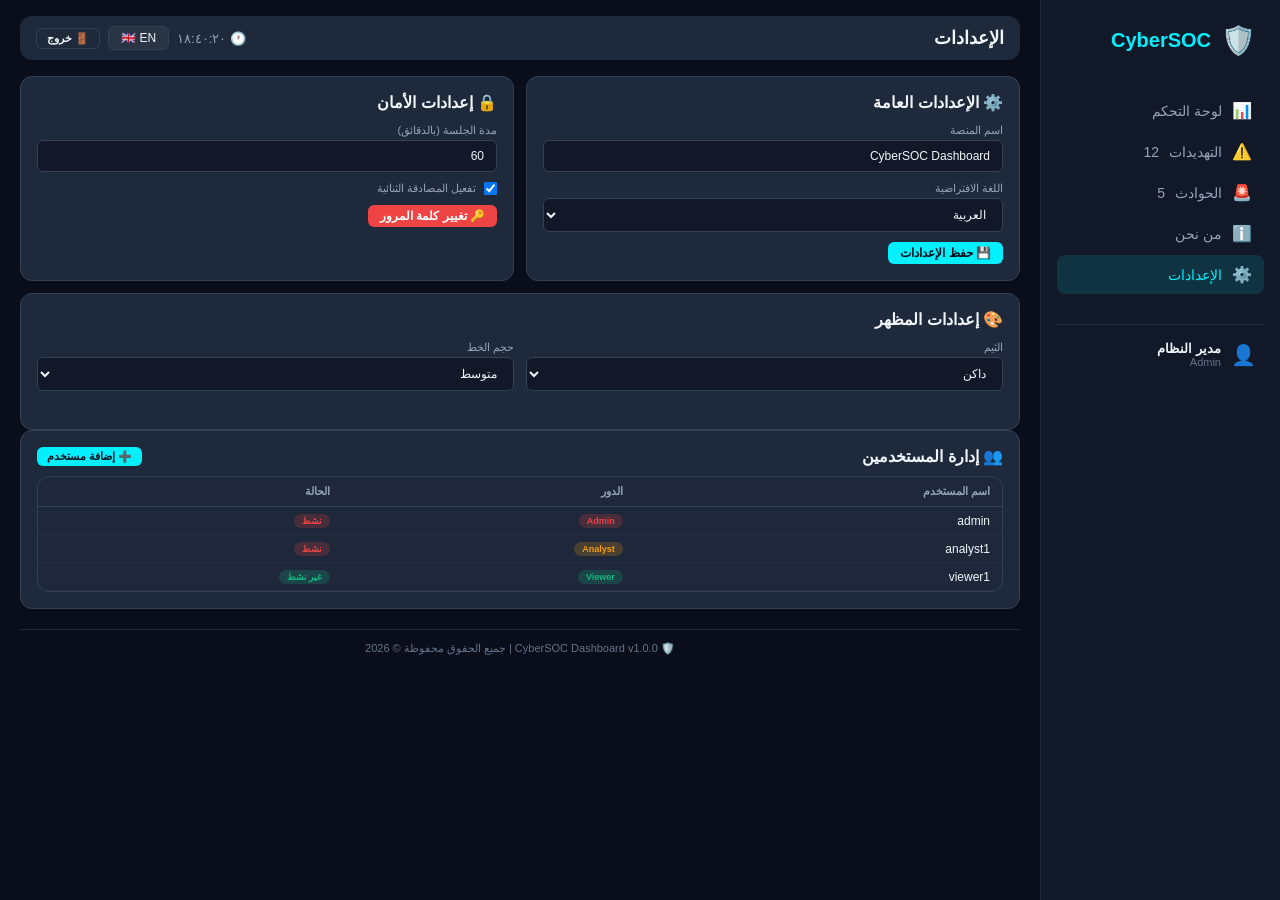
<file: settings.html>
<!DOCTYPE html>
<html lang="ar" dir="rtl">
<head>
    <meta charset="UTF-8">
    <meta name="viewport" content="width=device-width, initial-scale=1.0">
    <title>CyberSOC - الإعدادات</title>
    <link rel="icon" href="data:image/svg+xml,<svg xmlns='http://www.w3.org/2000/svg' viewBox='0 0 100 100'><text y='.9em' font-size='90'>🛡️</text></svg>">
    
    <style>
        /* نفس التنسيقات السابقة */
        * { margin: 0; padding: 0; box-sizing: border-box; }
        body { font-family: 'Segoe UI', Tahoma, sans-serif; background: #0a0e1a; color: #f1f5f9; min-height: 100vh; overflow-x: hidden; }
        
        .sidebar {
            position: fixed; top: 0; right: 0; width: 240px; height: 100vh;
            background: #111827; padding: 20px 16px; overflow-y: auto;
            z-index: 1000; border-left: 1px solid #1e293b;
            transition: right 0.3s ease;
        }
        @media (max-width: 992px) {
            .sidebar { right: -280px; width: 260px; }
            .sidebar.open { right: 0; }
        }
        
        .sidebar .logo { display: flex; align-items: center; gap: 10px; margin-bottom: 30px; padding: 4px 8px; }
        .sidebar .logo-icon { font-size: 28px; }
        .sidebar .logo-text { font-size: 20px; font-weight: 700; color: #00f0ff; }
        .sidebar .nav-menu { list-style: none; }
        .sidebar .nav-item { margin-bottom: 2px; }
        .sidebar .nav-link {
            display: flex; align-items: center; gap: 10px; padding: 10px 12px;
            border-radius: 8px; color: #94a3b8; text-decoration: none;
            transition: 0.3s; font-size: 14px;
        }
        .sidebar .nav-link:hover { background: rgba(0,240,255,0.08); color: #f1f5f9; }
        .sidebar .nav-link.active { background: rgba(0,240,255,0.12); color: #00f0ff; }
        .sidebar .nav-icon { font-size: 16px; width: 20px; text-align: center; }
        .sidebar-footer { margin-top: 30px; padding-top: 12px; border-top: 1px solid #1e293b; }
        .user-info { display: flex; align-items: center; gap: 10px; padding: 4px 8px; }
        .user-avatar { font-size: 20px; }
        .user-name { font-size: 13px; font-weight: 600; }
        .user-role { font-size: 11px; color: #64748b; }
        
        .sidebar-overlay { display: none; position: fixed; top: 0; left: 0; width: 100%; height: 100%; background: rgba(0,0,0,0.6); z-index: 999; }
        .sidebar-overlay.active { display: block; }
        @media (min-width: 993px) { .sidebar-overlay { display: none !important; } }
        
        .main-content { margin-right: 240px; padding: 16px 20px; min-height: 100vh; transition: margin-right 0.3s ease; }
        @media (max-width: 992px) { .main-content { margin-right: 0; padding: 12px 14px; } }
        
        .menu-toggle { display: none; background: none; border: none; color: #f1f5f9; font-size: 24px; cursor: pointer; padding: 4px 8px; }
        .menu-toggle:hover { color: #00f0ff; }
        @media (max-width: 992px) { .menu-toggle { display: block; } }
        
        .topbar { display: flex; justify-content: space-between; align-items: center; padding: 10px 16px; background: #1e293b; border-radius: 12px; margin-bottom: 16px; flex-wrap: wrap; gap: 8px; }
        .topbar-left { display: flex; align-items: center; gap: 10px; }
        .page-title { font-size: 18px; font-weight: 600; }
        .topbar-right { display: flex; align-items: center; gap: 8px; flex-wrap: wrap; }
        #clock { font-size: 13px; color: #94a3b8; }
        
        .btn { display: inline-flex; align-items: center; gap: 4px; padding: 4px 12px; border-radius: 6px; border: none; cursor: pointer; font-size: 12px; font-weight: 600; transition: 0.3s; text-decoration: none; }
        .btn-outline { background: transparent; border: 1px solid #334155; color: #f1f5f9; }
        .btn-outline:hover { border-color: #00f0ff; color: #00f0ff; }
        .btn-primary { background: #00f0ff; color: #0a0e1a; }
        .btn-primary:hover { transform: translateY(-2px); box-shadow: 0 4px 20px rgba(0,240,255,0.3); }
        .btn-danger { background: #ef4444; color: white; }
        .btn-danger:hover { transform: translateY(-2px); box-shadow: 0 4px 20px rgba(239,68,68,0.3); }
        .btn-sm { padding: 3px 10px; font-size: 11px; }
        
        .lang-toggle { background: rgba(255,255,255,0.05); border: 1px solid #334155; color: #f1f5f9; padding: 4px 12px; border-radius: 6px; cursor: pointer; font-size: 12px; transition: 0.3s; }
        .lang-toggle:hover { background: rgba(0,240,255,0.08); border-color: #00f0ff; }
        
        .glass-card { background: #1e293b; border-radius: 12px; padding: 16px; border: 1px solid #334155; transition: 0.3s; }
        .glass-card:hover { border-color: #00f0ff; transform: translateY(-2px); }
        .grid { display: grid; gap: 12px; margin-bottom: 12px; }
        .grid-2 { grid-template-columns: repeat(2, 1fr); }
        .grid-3 { grid-template-columns: repeat(3, 1fr); }
        .stat-card { min-height: 70px; }
        .stat-number { font-size: 24px; font-weight: 700; color: #00f0ff; }
        .stat-label { font-size: 12px; color: #94a3b8; }
        .flex-between { display: flex; align-items: center; justify-content: space-between; flex-wrap: wrap; gap: 6px; }
        .text-center { text-align: center; }
        
        .form-group { margin-bottom: 10px; }
        .form-group label { display: block; color: #94a3b8; font-size: 11px; margin-bottom: 3px; }
        .form-control { width: 100%; padding: 8px 12px; background: rgba(10,14,26,0.6); border: 1px solid #334155; border-radius: 6px; color: #f1f5f9; font-size: 12px; }
        .form-control:focus { outline: none; border-color: #00f0ff; }
        
        .table-container { overflow-x: auto; background: rgba(30,41,59,0.5); border-radius: 12px; border: 1px solid #334155; }
        .table { width: 100%; border-collapse: collapse; font-size: 12px; }
        .table th { padding: 8px 12px; text-align: right; color: #94a3b8; border-bottom: 1px solid #334155; font-weight: 600; font-size: 11px; }
        .table td { padding: 6px 12px; border-bottom: 1px solid rgba(255,255,255,0.03); }
        .table tbody tr:hover { background: rgba(0,240,255,0.03); }
        
        .badge { display: inline-block; padding: 2px 8px; border-radius: 10px; font-size: 9px; font-weight: 600; }
        .badge-critical { background: rgba(239,68,68,0.2); color: #ef4444; }
        .badge-high { background: rgba(245,158,11,0.2); color: #f59e0b; }
        .badge-low { background: rgba(16,185,129,0.2); color: #10b981; }
        .badge-active { background: rgba(239,68,68,0.2); color: #ef4444; }
        .badge-resolved { background: rgba(16,185,129,0.2); color: #10b981; }
        
        #loading-screen { position: fixed; inset: 0; background: #0a0e1a; z-index: 9999; display: flex; flex-direction: column; align-items: center; justify-content: center; transition: opacity 0.5s; }
        #loading-screen.hide { opacity: 0; pointer-events: none; }
        .loading-spinner { width: 40px; height: 40px; border: 3px solid rgba(0,240,255,0.1); border-top-color: #00f0ff; border-radius: 50%; animation: spin 0.8s linear infinite; }
        @keyframes spin { to { transform: rotate(360deg); } }
        .loading-text { margin-top: 12px; color: #94a3b8; font-size: 13px; }
        
        footer { margin-top: 20px; padding: 12px; text-align: center; color: #64748b; font-size: 11px; border-top: 1px solid #1e293b; }
        
        @media (max-width: 768px) {
            .grid-2 { grid-template-columns: 1fr; }
            .grid-3 { grid-template-columns: 1fr; }
            .stat-number { font-size: 20px; }
            .topbar { padding: 8px 12px; }
            .page-title { font-size: 15px; }
            .glass-card { padding: 12px; }
            .table th, .table td { padding: 4px 8px; font-size: 10px; }
        }
        @media (max-width: 576px) {
            .stat-number { font-size: 18px; }
            .topbar-right { gap: 4px; }
            .lang-toggle { font-size: 10px; padding: 2px 8px; }
            #clock { font-size: 11px; }
            .btn { font-size: 10px; padding: 2px 8px; }
        }
        
        [data-theme="light"] body { background: #f0f4ff; color: #0f172a; }
        [data-theme="light"] .sidebar { background: #ffffff; border-left-color: #e2e8f0; }
        [data-theme="light"] .glass-card { background: #ffffff; border-color: #e2e8f0; }
        [data-theme="light"] .topbar { background: #ffffff; }
        [data-theme="light"] .stat-number { color: #4f46e5; }
        [data-theme="light"] .btn-outline { border-color: #e2e8f0; color: #0f172a; }
        [data-theme="light"] .lang-toggle { border-color: #e2e8f0; color: #0f172a; }
        [data-theme="light"] .form-control { background: #f8fafc; color: #0f172a; border-color: #e2e8f0; }
        [data-theme="light"] .table-container { background: #ffffff; }
    </style>
</head>
<body>

<!-- ========================================== -->
<!-- شاشة التحميل -->
<!-- ========================================== -->
<div id="loading-screen">
    <div class="loading-spinner"></div>
    <div class="loading-text">🛡️ جاري تحميل المنصة...</div>
</div>

<!-- ========================================== -->
<!-- السايدبار -->
<!-- ========================================== -->
<aside class="sidebar" id="sidebar">
    <div class="logo">
        <span class="logo-icon">🛡️</span>
        <span class="logo-text">CyberSOC</span>
    </div>
    <nav>
        <ul class="nav-menu">
            <li class="nav-item"><a href="index.html" class="nav-link"><span class="nav-icon">📊</span><span class="nav-text">لوحة التحكم</span></a></li>
            <li class="nav-item"><a href="threats.html" class="nav-link"><span class="nav-icon">⚠️</span><span class="nav-text">التهديدات</span><span class="nav-badge">12</span></a></li>
            <li class="nav-item"><a href="incidents.html" class="nav-link"><span class="nav-icon">🚨</span><span class="nav-text">الحوادث</span><span class="nav-badge">5</span></a></li>
            <li class="nav-item"><a href="about.html" class="nav-link"><span class="nav-icon">ℹ️</span><span class="nav-text">من نحن</span></a></li>
            <li class="nav-item"><a href="settings.html" class="nav-link active"><span class="nav-icon">⚙️</span><span class="nav-text">الإعدادات</span></a></li>
        </ul>
    </nav>
    <div class="sidebar-footer">
        <div class="user-info">
            <span class="user-avatar">👤</span>
            <div>
                <div class="user-name">مدير النظام</div>
                <div class="user-role">Admin</div>
            </div>
        </div>
    </div>
</aside>

<div class="sidebar-overlay" id="sidebarOverlay" onclick="closeSidebar()"></div>

<!-- ========================================== -->
<!-- المحتوى الرئيسي -->
<!-- ========================================== -->
<main class="main-content" id="main-content">
    
    <header class="topbar">
        <div class="topbar-left">
            <button class="menu-toggle" onclick="toggleSidebar()">☰</button>
            <h1 class="page-title">الإعدادات</h1>
        </div>
        <div class="topbar-right">
            <span id="clock">--:--:--</span>
            <button class="lang-toggle" onclick="toggleLanguage()">🇬🇧 EN</button>
            <button class="btn btn-outline btn-sm" onclick="logout()">🚪 خروج</button>
        </div>
    </header>
    
    <!-- إعدادات عامة -->
    <section class="grid grid-2">
        <div class="glass-card">
            <h3 style="font-size:16px; margin-bottom:12px;">⚙️ الإعدادات العامة</h3>
            <div class="form-group">
                <label>اسم المنصة</label>
                <input type="text" class="form-control" value="CyberSOC Dashboard" id="siteName">
            </div>
            <div class="form-group">
                <label>اللغة الافتراضية</label>
                <select class="form-control" id="defaultLang">
                    <option value="ar">العربية</option>
                    <option value="en">English</option>
                </select>
            </div>
            <button class="btn btn-primary" onclick="saveSettings()">💾 حفظ الإعدادات</button>
        </div>
        
        <div class="glass-card">
            <h3 style="font-size:16px; margin-bottom:12px;">🔒 إعدادات الأمان</h3>
            <div class="form-group">
                <label>مدة الجلسة (بالدقائق)</label>
                <input type="number" class="form-control" value="60" id="sessionTimeout" min="5" max="480">
            </div>
            <div class="form-group">
                <label style="display:flex; align-items:center; gap:8px; cursor:pointer;">
                    <input type="checkbox" id="twoFactor" checked> تفعيل المصادقة الثنائية
                </label>
            </div>
            <button class="btn btn-danger" onclick="changePassword()">🔑 تغيير كلمة المرور</button>
        </div>
    </section>
    
    <!-- إعدادات المظهر -->
    <section class="glass-card">
        <h3 style="font-size:16px; margin-bottom:12px;">🎨 إعدادات المظهر</h3>
        <div class="grid grid-2">
            <div class="form-group">
                <label>الثيم</label>
                <select class="form-control" id="themeSelect" onchange="applyTheme(this.value)">
                    <option value="dark">داكن</option>
                    <option value="light">فاتح</option>
                </select>
            </div>
            <div class="form-group">
                <label>حجم الخط</label>
                <select class="form-control" id="fontSize">
                    <option value="small">صغير</option>
                    <option value="medium" selected>متوسط</option>
                    <option value="large">كبير</option>
                </select>
            </div>
        </div>
    </section>
    
    <!-- إدارة المستخدمين -->
    <section class="glass-card">
        <div class="flex-between" style="margin-bottom:10px;">
            <h3 style="font-size:16px;">👥 إدارة المستخدمين</h3>
            <button class="btn btn-primary btn-sm" onclick="alert('👤 سيتم فتح نافذة إضافة مستخدم')">➕ إضافة مستخدم</button>
        </div>
        <div class="table-container">
            <table class="table">
                <thead>
                    <tr>
                        <th>اسم المستخدم</th>
                        <th>الدور</th>
                        <th>الحالة</th>
                    </tr>
                </thead>
                <tbody>
                    <tr>
                        <td>admin</td>
                        <td><span class="badge badge-critical">Admin</span></td>
                        <td><span class="badge badge-active">نشط</span></td>
                    </tr>
                    <tr>
                        <td>analyst1</td>
                        <td><span class="badge badge-high">Analyst</span></td>
                        <td><span class="badge badge-active">نشط</span></td>
                    </tr>
                    <tr>
                        <td>viewer1</td>
                        <td><span class="badge badge-low">Viewer</span></td>
                        <td><span class="badge badge-resolved">غير نشط</span></td>
                    </tr>
                </tbody>
            </table>
        </div>
    </section>
    
    <footer>
        <p>🛡️ CyberSOC Dashboard v1.0.0 | جميع الحقوق محفوظة © 2026</p>
    </footer>
</main>

<!-- ========================================== -->
<!-- JavaScript -->
<!-- ========================================== -->
<script>
function updateClock() {
    var clock = document.getElementById('clock');
    if (!clock) return;
    var now = new Date();
    var time = now.toLocaleTimeString('ar-SA', {
        hour12: false,
        hour: '2-digit',
        minute: '2-digit',
        second: '2-digit'
    });
    clock.textContent = '🕐 ' + time;
}
setInterval(updateClock, 1000);
updateClock();

window.addEventListener('load', function() {
    setTimeout(function() {
        var loading = document.getElementById('loading-screen');
        if (loading) loading.classList.add('hide');
    }, 500);
});

function toggleSidebar() {
    var sidebar = document.getElementById('sidebar');
    var overlay = document.getElementById('sidebarOverlay');
    if (window.innerWidth <= 992) {
        if (sidebar) sidebar.classList.toggle('open');
        if (overlay) overlay.classList.toggle('active');
    }
}
function closeSidebar() {
    var sidebar = document.getElementById('sidebar');
    var overlay = document.getElementById('sidebarOverlay');
    if (sidebar) sidebar.classList.remove('open');
    if (overlay) overlay.classList.remove('active');
}
window.addEventListener('resize', function() {
    if (window.innerWidth > 992) closeSidebar();
});

function toggleLanguage() {
    var current = document.documentElement.lang;
    var next = current === 'ar' ? 'en' : 'ar';
    document.documentElement.dir = next === 'ar' ? 'rtl' : 'ltr';
    document.documentElement.lang = next;
    var btn = document.querySelector('.lang-toggle');
    if (btn) btn.textContent = next === 'ar' ? '🇬🇧 EN' : '🇸🇦 عربي';
}

function logout() {
    if (confirm('هل أنت متأكد من تسجيل الخروج؟')) {
        sessionStorage.clear();
        window.location.href = 'login.html';
    }
}

function saveSettings() {
    var settings = {
        siteName: document.getElementById('siteName').value,
        defaultLang: document.getElementById('defaultLang').value,
        sessionTimeout: document.getElementById('sessionTimeout').value,
        twoFactor: document.getElementById('twoFactor').checked
    };
    localStorage.setItem('soc_settings', JSON.stringify(settings));
    alert('✅ تم حفظ الإعدادات بنجاح!');
}

function changePassword() {
    var newPass = prompt('🔑 أدخل كلمة المرور الجديدة (6 أحرف على الأقل):');
    if (newPass && newPass.length >= 6) {
        alert('✅ تم تغيير كلمة المرور بنجاح!');
    } else if (newPass) {
        alert('⚠️ كلمة المرور يجب أن تكون 6 أحرف على الأقل');
    }
}

function applyTheme(theme) {
    document.documentElement.setAttribute('data-theme', theme);
    localStorage.setItem('soc_theme', theme);
}

document.addEventListener('DOMContentLoaded', function() {
    var saved = localStorage.getItem('soc_settings');
    if (saved) {
        try {
            var settings = JSON.parse(saved);
            if (document.getElementById('siteName')) document.getElementById('siteName').value = settings.siteName || 'CyberSOC Dashboard';
            if (document.getElementById('defaultLang')) document.getElementById('defaultLang').value = settings.defaultLang || 'ar';
            if (document.getElementById('sessionTimeout')) document.getElementById('sessionTimeout').value = settings.sessionTimeout || 60;
            if (document.getElementById('twoFactor')) document.getElementById('twoFactor').checked = settings.twoFactor !== false;
        } catch(e) {}
    }
    
    var savedTheme = localStorage.getItem('soc_theme') || 'dark';
    document.documentElement.setAttribute('data-theme', savedTheme);
    if (document.getElementById('themeSelect')) {
        document.getElementById('themeSelect').value = savedTheme;
    }
    
    var links = document.querySelectorAll('.sidebar .nav-link');
    links.forEach(function(link) {
        link.addEventListener('click', function() {
            if (window.innerWidth <= 992) closeSidebar();
        });
    });
});

console.log('✅ Settings page ready!');
</script>

</body>
</html>
</file>
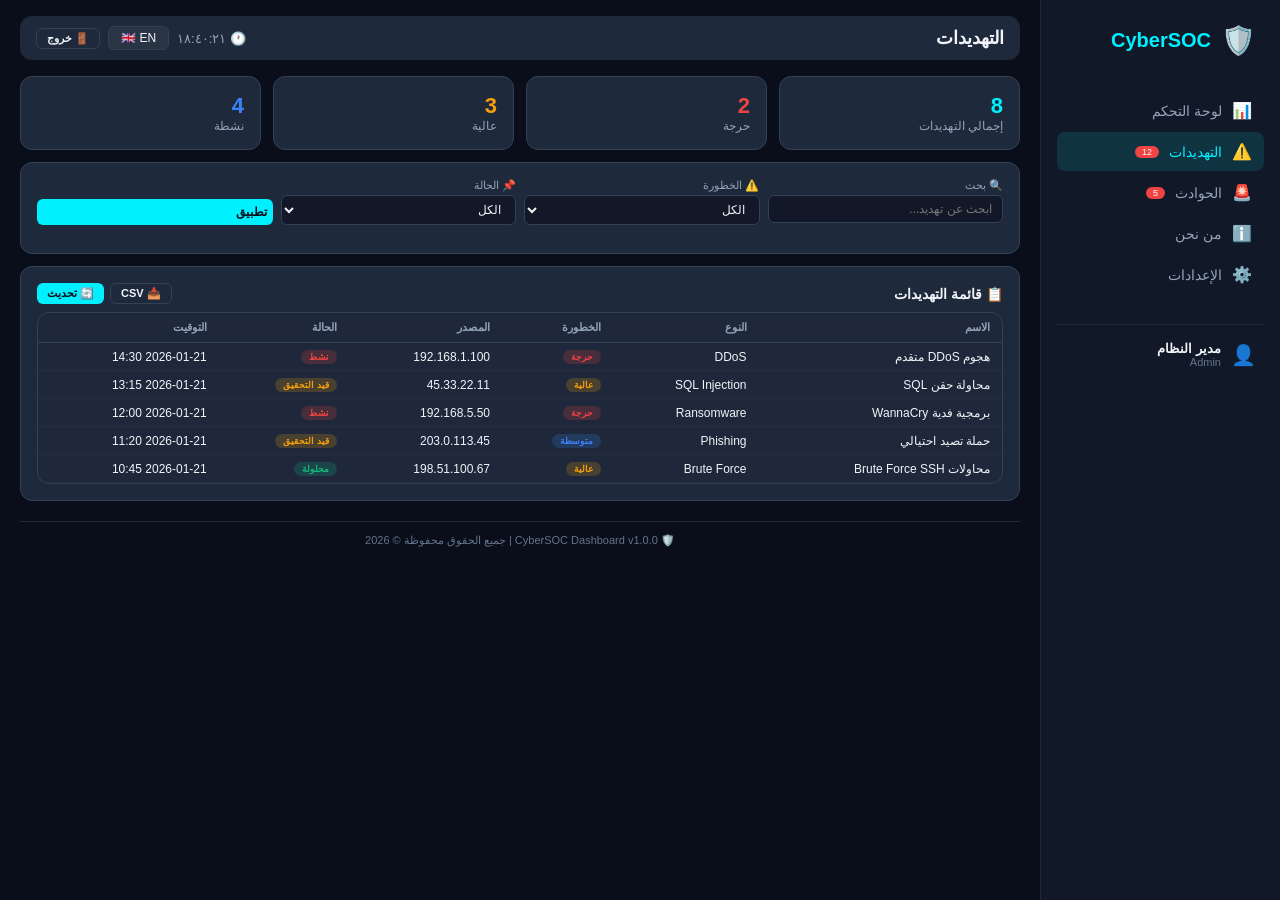
<file: threats.html>
<!DOCTYPE html>
<html lang="ar" dir="rtl">
<head>
    <meta charset="UTF-8">
    <meta name="viewport" content="width=device-width, initial-scale=1.0">
    <title>CyberSOC - التهديدات</title>
    <link rel="icon" href="data:image/svg+xml,<svg xmlns='http://www.w3.org/2000/svg' viewBox='0 0 100 100'><text y='.9em' font-size='90'>🛡️</text></svg>">
    
    <style>
        /* ==========================================
           التنسيقات الأساسية (نفس الـ index)
           ========================================== */
        * {
            margin: 0;
            padding: 0;
            box-sizing: border-box;
        }
        
        body {
            font-family: 'Segoe UI', Tahoma, sans-serif;
            background: #0a0e1a;
            color: #f1f5f9;
            min-height: 100vh;
            overflow-x: hidden;
        }
        
        /* ==========================================
           السايدبار (ثابت في اللابتوب)
           ========================================== */
        .sidebar {
            position: fixed;
            top: 0;
            right: 0;
            width: 240px;
            height: 100vh;
            background: #111827;
            padding: 20px 16px;
            overflow-y: auto;
            z-index: 1000;
            border-left: 1px solid #1e293b;
            transition: right 0.3s ease;
        }
        
        @media (max-width: 992px) {
            .sidebar {
                right: -280px;
                width: 260px;
            }
            .sidebar.open {
                right: 0;
            }
        }
        
        .sidebar .logo {
            display: flex;
            align-items: center;
            gap: 10px;
            margin-bottom: 30px;
            padding: 4px 8px;
        }
        
        .sidebar .logo-icon {
            font-size: 28px;
        }
        
        .sidebar .logo-text {
            font-size: 20px;
            font-weight: 700;
            color: #00f0ff;
        }
        
        .sidebar .nav-menu {
            list-style: none;
        }
        
        .sidebar .nav-item {
            margin-bottom: 2px;
        }
        
        .sidebar .nav-link {
            display: flex;
            align-items: center;
            gap: 10px;
            padding: 10px 12px;
            border-radius: 8px;
            color: #94a3b8;
            text-decoration: none;
            transition: 0.3s;
            font-size: 14px;
        }
        
        .sidebar .nav-link:hover {
            background: rgba(0, 240, 255, 0.08);
            color: #f1f5f9;
        }
        
        .sidebar .nav-link.active {
            background: rgba(0, 240, 255, 0.12);
            color: #00f0ff;
        }
        
        .sidebar .nav-icon {
            font-size: 16px;
            width: 20px;
            text-align: center;
        }
        
        .sidebar .nav-badge {
            margin-left: auto;
            background: #ef4444;
            color: white;
            font-size: 9px;
            padding: 1px 7px;
            border-radius: 10px;
        }
        
        .sidebar-footer {
            margin-top: 30px;
            padding-top: 12px;
            border-top: 1px solid #1e293b;
        }
        
        .user-info {
            display: flex;
            align-items: center;
            gap: 10px;
            padding: 4px 8px;
        }
        
        .user-avatar {
            font-size: 20px;
        }
        
        .user-name {
            font-size: 13px;
            font-weight: 600;
        }
        
        .user-role {
            font-size: 11px;
            color: #64748b;
        }
        
        /* ==========================================
           الخلفية المظلمة (للجوال فقط)
           ========================================== */
        .sidebar-overlay {
            display: none;
            position: fixed;
            top: 0;
            left: 0;
            width: 100%;
            height: 100%;
            background: rgba(0, 0, 0, 0.6);
            z-index: 999;
        }
        
        .sidebar-overlay.active {
            display: block;
        }
        
        @media (min-width: 993px) {
            .sidebar-overlay {
                display: none !important;
            }
        }
        
        /* ==========================================
           المحتوى الرئيسي
           ========================================== */
        .main-content {
            margin-right: 240px;
            padding: 16px 20px;
            min-height: 100vh;
            transition: margin-right 0.3s ease;
        }
        
        @media (max-width: 992px) {
            .main-content {
                margin-right: 0;
                padding: 12px 14px;
            }
        }
        
        /* ==========================================
           زر القائمة (للجوال فقط)
           ========================================== */
        .menu-toggle {
            display: none;
            background: none;
            border: none;
            color: #f1f5f9;
            font-size: 24px;
            cursor: pointer;
            padding: 4px 8px;
        }
        
        .menu-toggle:hover {
            color: #00f0ff;
        }
        
        @media (max-width: 992px) {
            .menu-toggle {
                display: block;
            }
        }
        
        /* ==========================================
           الشريط العلوي
           ========================================== */
        .topbar {
            display: flex;
            justify-content: space-between;
            align-items: center;
            padding: 10px 16px;
            background: #1e293b;
            border-radius: 12px;
            margin-bottom: 16px;
            flex-wrap: wrap;
            gap: 8px;
        }
        
        .topbar-left {
            display: flex;
            align-items: center;
            gap: 10px;
        }
        
        .page-title {
            font-size: 18px;
            font-weight: 600;
        }
        
        .topbar-right {
            display: flex;
            align-items: center;
            gap: 8px;
            flex-wrap: wrap;
        }
        
        #clock {
            font-size: 13px;
            color: #94a3b8;
        }
        
        .btn {
            display: inline-flex;
            align-items: center;
            gap: 4px;
            padding: 4px 12px;
            border-radius: 6px;
            border: none;
            cursor: pointer;
            font-size: 12px;
            font-weight: 600;
            transition: 0.3s;
            text-decoration: none;
        }
        
        .btn-outline {
            background: transparent;
            border: 1px solid #334155;
            color: #f1f5f9;
        }
        
        .btn-outline:hover {
            border-color: #00f0ff;
            color: #00f0ff;
        }
        
        .btn-primary {
            background: #00f0ff;
            color: #0a0e1a;
        }
        
        .btn-primary:hover {
            transform: translateY(-2px);
            box-shadow: 0 4px 20px rgba(0, 240, 255, 0.3);
        }
        
        .btn-sm {
            padding: 3px 10px;
            font-size: 11px;
        }
        
        .lang-toggle {
            background: rgba(255, 255, 255, 0.05);
            border: 1px solid #334155;
            color: #f1f5f9;
            padding: 4px 12px;
            border-radius: 6px;
            cursor: pointer;
            font-size: 12px;
            transition: 0.3s;
        }
        
        .lang-toggle:hover {
            background: rgba(0, 240, 255, 0.08);
            border-color: #00f0ff;
        }
        
        /* ==========================================
           البطاقات
           ========================================== */
        .glass-card {
            background: #1e293b;
            border-radius: 12px;
            padding: 16px;
            border: 1px solid #334155;
            transition: 0.3s;
        }
        
        .glass-card:hover {
            border-color: #00f0ff;
            transform: translateY(-2px);
        }
        
        .grid {
            display: grid;
            gap: 12px;
            margin-bottom: 12px;
        }
        
        .grid-4 { grid-template-columns: repeat(4, 1fr); }
        .grid-2 { grid-template-columns: repeat(2, 1fr); }
        
        .stat-card {
            min-height: 70px;
        }
        
        .stat-number {
            font-size: 24px;
            font-weight: 700;
            color: #00f0ff;
        }
        
        .stat-label {
            font-size: 12px;
            color: #94a3b8;
        }
        
        .flex-between {
            display: flex;
            align-items: center;
            justify-content: space-between;
            flex-wrap: wrap;
            gap: 6px;
        }
        
        /* ==========================================
           الجداول
           ========================================== */
        .table-container {
            overflow-x: auto;
            background: rgba(30, 41, 59, 0.5);
            border-radius: 12px;
            border: 1px solid #334155;
        }
        
        .table {
            width: 100%;
            border-collapse: collapse;
            font-size: 12px;
        }
        
        .table th {
            padding: 8px 12px;
            text-align: right;
            color: #94a3b8;
            border-bottom: 1px solid #334155;
            font-weight: 600;
            font-size: 11px;
        }
        
        .table td {
            padding: 6px 12px;
            border-bottom: 1px solid rgba(255, 255, 255, 0.03);
        }
        
        .table tbody tr:hover {
            background: rgba(0, 240, 255, 0.03);
        }
        
        .badge {
            display: inline-block;
            padding: 2px 8px;
            border-radius: 10px;
            font-size: 9px;
            font-weight: 600;
        }
        
        .badge-critical { background: rgba(239, 68, 68, 0.2); color: #ef4444; }
        .badge-high { background: rgba(245, 158, 11, 0.2); color: #f59e0b; }
        .badge-medium { background: rgba(59, 130, 246, 0.2); color: #3b82f6; }
        .badge-low { background: rgba(16, 185, 129, 0.2); color: #10b981; }
        .badge-active { background: rgba(239, 68, 68, 0.2); color: #ef4444; }
        .badge-investigating { background: rgba(245, 158, 11, 0.2); color: #f59e0b; }
        .badge-resolved { background: rgba(16, 185, 129, 0.2); color: #10b981; }
        
        /* ==========================================
           النماذج
           ========================================== */
        .form-group {
            margin-bottom: 10px;
        }
        
        .form-group label {
            display: block;
            color: #94a3b8;
            font-size: 11px;
            margin-bottom: 3px;
        }
        
        .form-control {
            width: 100%;
            padding: 8px 12px;
            background: rgba(10, 14, 26, 0.6);
            border: 1px solid #334155;
            border-radius: 6px;
            color: #f1f5f9;
            font-size: 12px;
        }
        
        .form-control:focus {
            outline: none;
            border-color: #00f0ff;
        }
        
        /* ==========================================
           شاشة التحميل
           ========================================== */
        #loading-screen {
            position: fixed;
            inset: 0;
            background: #0a0e1a;
            z-index: 9999;
            display: flex;
            flex-direction: column;
            align-items: center;
            justify-content: center;
            transition: opacity 0.5s;
        }
        
        #loading-screen.hide {
            opacity: 0;
            pointer-events: none;
        }
        
        .loading-spinner {
            width: 40px;
            height: 40px;
            border: 3px solid rgba(0, 240, 255, 0.1);
            border-top-color: #00f0ff;
            border-radius: 50%;
            animation: spin 0.8s linear infinite;
        }
        
        @keyframes spin {
            to { transform: rotate(360deg); }
        }
        
        .loading-text {
            margin-top: 12px;
            color: #94a3b8;
            font-size: 13px;
        }
        
        /* ==========================================
           تذييل
           ========================================== */
        footer {
            margin-top: 20px;
            padding: 12px;
            text-align: center;
            color: #64748b;
            font-size: 11px;
            border-top: 1px solid #1e293b;
        }
        
        /* ==========================================
           الاستجابة
           ========================================== */
        @media (max-width: 768px) {
            .grid-4 { grid-template-columns: 1fr 1fr; }
            .grid-2 { grid-template-columns: 1fr; }
            .stat-number { font-size: 20px; }
            .stat-card { min-height: 60px; }
            .topbar { padding: 8px 12px; }
            .page-title { font-size: 15px; }
            .glass-card { padding: 12px; }
            .table th, .table td { padding: 4px 8px; font-size: 10px; }
            .badge { font-size: 8px; padding: 1px 6px; }
        }
        
        @media (max-width: 576px) {
            .grid-4 { grid-template-columns: 1fr; }
            .stat-number { font-size: 18px; }
            .topbar-right { gap: 4px; }
            .lang-toggle { font-size: 10px; padding: 2px 8px; }
            #clock { font-size: 11px; }
            .btn { font-size: 10px; padding: 2px 8px; }
        }
        
        /* ==========================================
           الثيم الفاتح
           ========================================== */
        [data-theme="light"] body {
            background: #f0f4ff;
            color: #0f172a;
        }
        [data-theme="light"] .sidebar { background: #ffffff; border-left-color: #e2e8f0; }
        [data-theme="light"] .glass-card { background: #ffffff; border-color: #e2e8f0; }
        [data-theme="light"] .topbar { background: #ffffff; }
        [data-theme="light"] .table-container { background: #ffffff; }
        [data-theme="light"] .stat-number { color: #4f46e5; }
        [data-theme="light"] .btn-outline { border-color: #e2e8f0; color: #0f172a; }
        [data-theme="light"] .lang-toggle { border-color: #e2e8f0; color: #0f172a; }
        [data-theme="light"] .form-control { background: #f8fafc; color: #0f172a; border-color: #e2e8f0; }
    </style>
</head>
<body>

<!-- ========================================== -->
<!-- شاشة التحميل -->
<!-- ========================================== -->
<div id="loading-screen">
    <div class="loading-spinner"></div>
    <div class="loading-text">🛡️ جاري تحميل المنصة...</div>
</div>

<!-- ========================================== -->
<!-- السايدبار -->
<!-- ========================================== -->
<aside class="sidebar" id="sidebar">
    <div class="logo">
        <span class="logo-icon">🛡️</span>
        <span class="logo-text">CyberSOC</span>
    </div>
    
    <nav>
        <ul class="nav-menu">
            <li class="nav-item">
                <a href="index.html" class="nav-link">
                    <span class="nav-icon">📊</span>
                    <span class="nav-text">لوحة التحكم</span>
                </a>
            </li>
            <li class="nav-item">
                <a href="threats.html" class="nav-link active">
                    <span class="nav-icon">⚠️</span>
                    <span class="nav-text">التهديدات</span>
                    <span class="nav-badge">12</span>
                </a>
            </li>
            <li class="nav-item">
                <a href="incidents.html" class="nav-link">
                    <span class="nav-icon">🚨</span>
                    <span class="nav-text">الحوادث</span>
                    <span class="nav-badge">5</span>
                </a>
            </li>
            <li class="nav-item">
                <a href="about.html" class="nav-link">
                    <span class="nav-icon">ℹ️</span>
                    <span class="nav-text">من نحن</span>
                </a>
            </li>
            <li class="nav-item">
                <a href="settings.html" class="nav-link">
                    <span class="nav-icon">⚙️</span>
                    <span class="nav-text">الإعدادات</span>
                </a>
            </li>
        </ul>
    </nav>
    
    <div class="sidebar-footer">
        <div class="user-info">
            <span class="user-avatar">👤</span>
            <div>
                <div class="user-name">مدير النظام</div>
                <div class="user-role">Admin</div>
            </div>
        </div>
    </div>
</aside>

<!-- الخلفية المظلمة -->
<div class="sidebar-overlay" id="sidebarOverlay" onclick="closeSidebar()"></div>

<!-- ========================================== -->
<!-- المحتوى الرئيسي -->
<!-- ========================================== -->
<main class="main-content" id="main-content">
    
    <!-- الشريط العلوي -->
    <header class="topbar">
        <div class="topbar-left">
            <button class="menu-toggle" onclick="toggleSidebar()">☰</button>
            <h1 class="page-title">التهديدات</h1>
        </div>
        <div class="topbar-right">
            <span id="clock">--:--:--</span>
            <button class="lang-toggle" onclick="toggleLanguage()">🇬🇧 EN</button>
            <button class="btn btn-outline btn-sm" onclick="logout()">🚪 خروج</button>
        </div>
    </header>
    
    <!-- الإحصائيات -->
    <section class="grid grid-4">
        <div class="glass-card stat-card">
            <div class="stat-number" style="font-size:22px;" id="totalThreats">8</div>
            <div class="stat-label">إجمالي التهديدات</div>
        </div>
        <div class="glass-card stat-card">
            <div class="stat-number" style="font-size:22px; color:#ef4444;" id="criticalThreats">2</div>
            <div class="stat-label">حرجة</div>
        </div>
        <div class="glass-card stat-card">
            <div class="stat-number" style="font-size:22px; color:#f59e0b;" id="highThreats">3</div>
            <div class="stat-label">عالية</div>
        </div>
        <div class="glass-card stat-card">
            <div class="stat-number" style="font-size:22px; color:#3b82f6;" id="activeThreats">4</div>
            <div class="stat-label">نشطة</div>
        </div>
    </section>
    
    <!-- فلتر -->
    <section class="glass-card" style="margin-bottom:12px;">
        <div class="grid grid-4" style="gap:8px;">
            <div class="form-group" style="margin-bottom:0;">
                <label>🔍 بحث</label>
                <input type="text" id="searchInput" class="form-control" placeholder="ابحث عن تهديد..." style="padding:6px 10px; font-size:12px;">
            </div>
            <div class="form-group" style="margin-bottom:0;">
                <label>⚠️ الخطورة</label>
                <select id="severityFilter" class="form-control" style="padding:6px 10px; font-size:12px;">
                    <option value="all">الكل</option>
                    <option value="critical">حرجة</option>
                    <option value="high">عالية</option>
                    <option value="medium">متوسطة</option>
                    <option value="low">منخفضة</option>
                </select>
            </div>
            <div class="form-group" style="margin-bottom:0;">
                <label>📌 الحالة</label>
                <select id="statusFilter" class="form-control" style="padding:6px 10px; font-size:12px;">
                    <option value="all">الكل</option>
                    <option value="active">نشطة</option>
                    <option value="investigating">قيد التحقيق</option>
                    <option value="resolved">محلولة</option>
                </select>
            </div>
            <div class="form-group" style="margin-bottom:0; display:flex; align-items:flex-end;">
                <button class="btn btn-primary" style="width:100%; padding:6px;" onclick="applyFilters()">تطبيق</button>
            </div>
        </div>
    </section>
    
    <!-- الجدول -->
    <section class="glass-card">
        <div class="flex-between" style="margin-bottom:8px;">
            <h3 style="font-size:14px;">📋 قائمة التهديدات</h3>
            <div style="display:flex; gap:6px;">
                <button class="btn btn-sm btn-outline" onclick="exportCSV()">📥 CSV</button>
                <button class="btn btn-sm btn-primary" onclick="refreshData()">🔄 تحديث</button>
            </div>
        </div>
        <div class="table-container">
            <table class="table" id="threatsTable">
                <thead>
                    <tr>
                        <th>الاسم</th>
                        <th>النوع</th>
                        <th>الخطورة</th>
                        <th>المصدر</th>
                        <th>الحالة</th>
                        <th>التوقيت</th>
                    </tr>
                </thead>
                <tbody id="threatsBody">
                    <tr>
                        <td>هجوم DDoS متقدم</td>
                        <td>DDoS</td>
                        <td><span class="badge badge-critical">حرجة</span></td>
                        <td>192.168.1.100</td>
                        <td><span class="badge badge-active">نشط</span></td>
                        <td>2026-01-21 14:30</td>
                    </tr>
                    <tr>
                        <td>محاولة حقن SQL</td>
                        <td>SQL Injection</td>
                        <td><span class="badge badge-high">عالية</span></td>
                        <td>45.33.22.11</td>
                        <td><span class="badge badge-investigating">قيد التحقيق</span></td>
                        <td>2026-01-21 13:15</td>
                    </tr>
                    <tr>
                        <td>برمجية فدية WannaCry</td>
                        <td>Ransomware</td>
                        <td><span class="badge badge-critical">حرجة</span></td>
                        <td>192.168.5.50</td>
                        <td><span class="badge badge-active">نشط</span></td>
                        <td>2026-01-21 12:00</td>
                    </tr>
                    <tr>
                        <td>حملة تصيد احتيالي</td>
                        <td>Phishing</td>
                        <td><span class="badge badge-medium">متوسطة</span></td>
                        <td>203.0.113.45</td>
                        <td><span class="badge badge-investigating">قيد التحقيق</span></td>
                        <td>2026-01-21 11:20</td>
                    </tr>
                    <tr>
                        <td>محاولات Brute Force SSH</td>
                        <td>Brute Force</td>
                        <td><span class="badge badge-high">عالية</span></td>
                        <td>198.51.100.67</td>
                        <td><span class="badge badge-resolved">محلولة</span></td>
                        <td>2026-01-21 10:45</td>
                    </tr>
                </tbody>
            </table>
        </div>
    </section>
    
    <!-- تذييل -->
    <footer>
        <p>🛡️ CyberSOC Dashboard v1.0.0 | جميع الحقوق محفوظة © 2026</p>
    </footer>
</main>

<!-- ========================================== -->
<!-- JavaScript -->
<!-- ========================================== -->
<script>
// ==========================================
// الساعة
// ==========================================
function updateClock() {
    var clock = document.getElementById('clock');
    if (!clock) return;
    var now = new Date();
    var time = now.toLocaleTimeString('ar-SA', {
        hour12: false,
        hour: '2-digit',
        minute: '2-digit',
        second: '2-digit'
    });
    clock.textContent = '🕐 ' + time;
}
setInterval(updateClock, 1000);
updateClock();

// ==========================================
// شاشة التحميل
// ==========================================
window.addEventListener('load', function() {
    setTimeout(function() {
        var loading = document.getElementById('loading-screen');
        if (loading) loading.classList.add('hide');
    }, 500);
});

// ==========================================
// السايدبار
// ==========================================
function toggleSidebar() {
    var sidebar = document.getElementById('sidebar');
    var overlay = document.getElementById('sidebarOverlay');
    
    if (window.innerWidth <= 992) {
        if (sidebar) sidebar.classList.toggle('open');
        if (overlay) overlay.classList.toggle('active');
    }
}

function closeSidebar() {
    var sidebar = document.getElementById('sidebar');
    var overlay = document.getElementById('sidebarOverlay');
    if (sidebar) sidebar.classList.remove('open');
    if (overlay) overlay.classList.remove('active');
}

window.addEventListener('resize', function() {
    if (window.innerWidth > 992) closeSidebar();
});

// ==========================================
// اللغة
// ==========================================
function toggleLanguage() {
    var current = document.documentElement.lang;
    var next = current === 'ar' ? 'en' : 'ar';
    document.documentElement.dir = next === 'ar' ? 'rtl' : 'ltr';
    document.documentElement.lang = next;
    var btn = document.querySelector('.lang-toggle');
    if (btn) btn.textContent = next === 'ar' ? '🇬🇧 EN' : '🇸🇦 عربي';
}

// ==========================================
// تسجيل الخروج
// ==========================================
function logout() {
    if (confirm('هل أنت متأكد من تسجيل الخروج؟')) {
        sessionStorage.clear();
        window.location.href = 'login.html';
    }
}

// ==========================================
// الفلاتر
// ==========================================
function applyFilters() {
    alert('🔍 تم تطبيق الفلتر');
}

function exportCSV() {
    alert('📥 سيتم تصدير CSV');
}

function refreshData() {
    alert('🔄 تم تحديث البيانات');
}

// ==========================================
// إغلاق السايدبار عند النقر على الروابط
// ==========================================
document.addEventListener('DOMContentLoaded', function() {
    var links = document.querySelectorAll('.sidebar .nav-link');
    links.forEach(function(link) {
        link.addEventListener('click', function() {
            if (window.innerWidth <= 992) closeSidebar();
        });
    });
});

console.log('✅ Threats page ready!');
</script>

</body>
</html>
</file>
<file: assets/css/style.css>
/* ============================================
   CyberSOC Dashboard - CSS موحد (مسافات محسنة)
   ============================================ */

/* ============================================
   1. إعادة تعيين وإعدادات عامة
   ============================================ */
* {
    margin: 0;
    padding: 0;
    box-sizing: border-box;
}

body {
    font-family: 'Segoe UI', Tahoma, Geneva, Verdana, sans-serif;
    background: #0a0e1a;
    color: #f1f5f9;
    min-height: 100vh;
}

/* ============================================
   2. متغيرات المسافات الموحدة
   ============================================ */
:root {
    --spacing-xs: 4px;
    --spacing-sm: 8px;
    --spacing-md: 12px;
    --spacing-lg: 16px;
    --spacing-xl: 20px;
    --spacing-2xl: 24px;
    --spacing-3xl: 32px;
    
    --radius-sm: 6px;
    --radius-md: 10px;
    --radius-lg: 14px;
    
    --sidebar-width: 220px;
    --topbar-height: 56px;
}

/* ============================================
   3. الشريط الجانبي
   ============================================ */
.sidebar {
    position: fixed;
    top: 0;
    left: 0;
    height: 100vh;
    width: var(--sidebar-width);
    background: #111827;
    padding: var(--spacing-md) var(--spacing-sm);
    overflow-y: auto;
    z-index: 100;
    border-right: 1px solid #1e293b;
}

[dir="rtl"] .sidebar {
    left: auto;
    right: 0;
    border-right: none;
    border-left: 1px solid #1e293b;
}

/* الشعار */
.logo {
    display: flex;
    align-items: center;
    gap: var(--spacing-sm);
    margin-bottom: var(--spacing-2xl);
    padding: var(--spacing-xs) var(--spacing-sm);
}

.logo-icon {
    font-size: 24px;
}

.logo-text {
    font-size: 18px;
    font-weight: 700;
    color: #00f0ff;
}

/* قائمة التنقل */
.nav-menu {
    list-style: none;
    padding: 0;
}

.nav-item {
    margin-bottom: var(--spacing-xs);
}

.nav-link {
    display: flex;
    align-items: center;
    gap: var(--spacing-sm);
    padding: var(--spacing-sm) var(--spacing-md);
    border-radius: var(--radius-sm);
    color: #94a3b8;
    text-decoration: none;
    transition: all 0.2s;
    font-size: 14px;
}

.nav-link:hover {
    background: rgba(0, 240, 255, 0.08);
    color: #f1f5f9;
}

.nav-link.active {
    background: rgba(0, 240, 255, 0.12);
    color: #00f0ff;
}

.nav-icon {
    font-size: 16px;
    width: 20px;
    text-align: center;
}

.nav-badge {
    margin-left: auto;
    background: #ef4444;
    color: white;
    font-size: 9px;
    padding: 1px 7px;
    border-radius: 10px;
}

[dir="rtl"] .nav-badge {
    margin-left: 0;
    margin-right: auto;
}

/* معلومات المستخدم */
.sidebar-footer {
    margin-top: var(--spacing-2xl);
    padding-top: var(--spacing-md);
    border-top: 1px solid #1e293b;
}

.user-info {
    display: flex;
    align-items: center;
    gap: var(--spacing-sm);
    padding: var(--spacing-xs) var(--spacing-sm);
}

.user-avatar {
    font-size: 20px;
}

.user-name {
    font-size: 13px;
    font-weight: 600;
}

.user-role {
    font-size: 11px;
    color: #64748b;
}

/* ============================================
   4. المحتوى الرئيسي
   ============================================ */
.main-content {
    margin-left: var(--sidebar-width);
    padding: var(--spacing-lg) var(--spacing-xl);
    min-height: 100vh;
}

[dir="rtl"] .main-content {
    margin-left: 0;
    margin-right: var(--sidebar-width);
}

/* ============================================
   5. الشريط العلوي
   ============================================ */
.topbar {
    display: flex;
    justify-content: space-between;
    align-items: center;
    padding: var(--spacing-sm) var(--spacing-lg);
    background: #1e293b;
    border-radius: var(--radius-md);
    margin-bottom: var(--spacing-lg);
    flex-wrap: wrap;
    gap: var(--spacing-sm);
    min-height: var(--topbar-height);
}

.topbar-left {
    display: flex;
    align-items: center;
    gap: var(--spacing-sm);
}

.menu-toggle {
    background: none;
    border: none;
    color: #f1f5f9;
    font-size: 20px;
    cursor: pointer;
}

.page-title {
    font-size: 17px;
    font-weight: 600;
}

.topbar-right {
    display: flex;
    align-items: center;
    gap: var(--spacing-sm);
    flex-wrap: wrap;
}

.lang-toggle {
    background: rgba(255, 255, 255, 0.05);
    border: 1px solid #334155;
    color: #f1f5f9;
    padding: 3px 10px;
    border-radius: var(--radius-sm);
    cursor: pointer;
    font-size: 12px;
    transition: all 0.2s;
}

.lang-toggle:hover {
    background: rgba(0, 240, 255, 0.1);
    border-color: #00f0ff;
}

#clock {
    font-size: 13px !important;
    color: #94a3b8 !important;
    font-weight: 500 !important;
}

.notification-badge {
    position: relative;
    cursor: pointer;
}

.badge-count {
    position: absolute;
    top: -5px;
    right: -5px;
    background: #ef4444;
    color: white;
    font-size: 9px;
    padding: 1px 5px;
    border-radius: 50%;
    min-width: 16px;
    text-align: center;
}

[dir="rtl"] .badge-count {
    right: auto;
    left: -5px;
}

/* ============================================
   6. البطاقات
   ============================================ */
.glass-card {
    background: #1e293b;
    border-radius: var(--radius-md);
    padding: var(--spacing-lg);
    border: 1px solid #334155;
    transition: all 0.3s;
}

.glass-card:hover {
    border-color: #00f0ff;
    transform: translateY(-2px);
    box-shadow: 0 4px 20px rgba(0, 0, 0, 0.3);
}

.glass-card-glow {
    position: relative;
}

.glass-card-glow::after {
    content: '';
    position: absolute;
    top: -1px;
    left: -1px;
    right: -1px;
    bottom: -1px;
    background: linear-gradient(45deg, #00f0ff, #7c3aed, #ec4899, #00f0ff);
    border-radius: var(--radius-md);
    z-index: -1;
    opacity: 0;
    transition: opacity 0.3s;
    background-size: 300% 300%;
    animation: borderGradient 3s ease-in-out infinite;
}

.glass-card-glow:hover::after {
    opacity: 0.2;
}

@keyframes borderGradient {
    0% { background-position: 0% 50%; }
    50% { background-position: 100% 50%; }
    100% { background-position: 0% 50%; }
}

/* ============================================
   7. الشبكة (Grid)
   ============================================ */
.grid {
    display: grid;
    gap: var(--spacing-lg);
}

.grid-2 { grid-template-columns: repeat(2, 1fr); }
.grid-3 { grid-template-columns: repeat(3, 1fr); }
.grid-4 { grid-template-columns: repeat(4, 1fr); }

/* ============================================
   8. بطاقات الإحصائيات
   ============================================ */
.stat-card {
    min-height: 80px;
    padding: var(--spacing-md) var(--spacing-lg);
}

.stat-card .stat-icon {
    font-size: 22px;
}

.stat-number {
    font-size: 26px;
    font-weight: 700;
    color: #00f0ff;
}

.stat-label {
    font-size: 13px;
    color: #94a3b8;
}

.stat-change {
    font-size: 11px;
    padding: 1px 8px;
    border-radius: 10px;
    display: inline-block;
}

.stat-change.positive {
    color: #10b981;
    background: rgba(16, 185, 129, 0.15);
}

.stat-change.negative {
    color: #ef4444;
    background: rgba(239, 68, 68, 0.15);
}

.stat-change.neutral {
    color: #f59e0b;
    background: rgba(245, 158, 11, 0.15);
}

/* ============================================
   9. الجداول
   ============================================ */
.table-container {
    overflow-x: auto;
    background: #1e293b;
    border-radius: var(--radius-md);
    border: 1px solid #334155;
}

.table {
    width: 100%;
    border-collapse: collapse;
    font-size: 13px;
}

.table thead {
    background: rgba(0, 240, 255, 0.03);
}

.table th {
    padding: var(--spacing-sm) var(--spacing-md);
    text-align: left;
    color: #94a3b8;
    border-bottom: 1px solid #334155;
    font-weight: 600;
    font-size: 12px;
    text-transform: uppercase;
    letter-spacing: 0.5px;
}

[dir="rtl"] .table th {
    text-align: right;
}

.table td {
    padding: var(--spacing-sm) var(--spacing-md);
    border-bottom: 1px solid #1e293b;
    font-size: 13px;
}

.table tbody tr:last-child td {
    border-bottom: none;
}

.table tbody tr:hover {
    background: rgba(0, 240, 255, 0.03);
}

/* ============================================
   10. شارات
   ============================================ */
.badge {
    display: inline-block;
    padding: 2px 8px;
    border-radius: 10px;
    font-size: 10px;
    font-weight: 600;
    text-transform: uppercase;
    letter-spacing: 0.3px;
}

.badge-critical { background: rgba(239, 68, 68, 0.2); color: #ef4444; }
.badge-high { background: rgba(245, 158, 11, 0.2); color: #f59e0b; }
.badge-medium { background: rgba(59, 130, 246, 0.2); color: #3b82f6; }
.badge-low { background: rgba(16, 185, 129, 0.2); color: #10b981; }

.badge-active { background: rgba(239, 68, 68, 0.2); color: #ef4444; }
.badge-investigating { background: rgba(245, 158, 11, 0.2); color: #f59e0b; }
.badge-resolved { background: rgba(16, 185, 129, 0.2); color: #10b981; }
.badge-new { background: rgba(236, 72, 153, 0.2); color: #ec4899; }
.badge-contained { background: rgba(59, 130, 246, 0.2); color: #3b82f6; }
.badge-closed { background: rgba(100, 116, 139, 0.2); color: #94a3b8; }

/* ============================================
   11. الأزرار
   ============================================ */
.btn {
    display: inline-flex;
    align-items: center;
    gap: var(--spacing-xs);
    padding: 5px 14px;
    border-radius: var(--radius-sm);
    border: none;
    cursor: pointer;
    font-size: 12px;
    font-weight: 600;
    transition: all 0.2s;
}

.btn-primary {
    background: #00f0ff;
    color: #0a0e1a;
}

.btn-primary:hover {
    transform: translateY(-1px);
    box-shadow: 0 4px 15px rgba(0, 240, 255, 0.3);
}

.btn-danger {
    background: #ef4444;
    color: white;
}

.btn-danger:hover {
    transform: translateY(-1px);
    box-shadow: 0 4px 15px rgba(239, 68, 68, 0.3);
}

.btn-success {
    background: #10b981;
    color: white;
}

.btn-success:hover {
    transform: translateY(-1px);
    box-shadow: 0 4px 15px rgba(16, 185, 129, 0.3);
}

.btn-warning {
    background: #f59e0b;
    color: white;
}

.btn-warning:hover {
    transform: translateY(-1px);
    box-shadow: 0 4px 15px rgba(245, 158, 11, 0.3);
}

.btn-outline {
    background: transparent;
    border: 1px solid #334155;
    color: #f1f5f9;
}

.btn-outline:hover {
    border-color: #00f0ff;
    color: #00f0ff;
}

.btn-sm {
    padding: 3px 10px;
    font-size: 11px;
}

.btn-lg {
    padding: 8px 20px;
    font-size: 15px;
}

/* ============================================
   12. النماذج
   ============================================ */
.form-group {
    margin-bottom: var(--spacing-md);
}

.form-group label {
    display: block;
    margin-bottom: var(--spacing-xs);
    color: #94a3b8;
    font-size: 12px;
}

.form-control {
    width: 100%;
    padding: var(--spacing-sm) var(--spacing-md);
    background: #0a0e1a;
    border: 1px solid #334155;
    border-radius: var(--radius-sm);
    color: #f1f5f9;
    font-size: 13px;
    transition: border-color 0.2s;
}

.form-control:focus {
    outline: none;
    border-color: #00f0ff;
}

.form-control::placeholder {
    color: #64748b;
}

textarea.form-control {
    min-height: 80px;
    resize: vertical;
}

select.form-control {
    appearance: none;
    background-image: url("data:image/svg+xml,%3Csvg xmlns='http://www.w3.org/2000/svg' width='10' height='10' viewBox='0 0 10 10'%3E%3Cpath fill='%2394a3b8' d='M5 7L1 3h8z'/%3E%3C/svg%3E");
    background-repeat: no-repeat;
    background-position: right 10px center;
    padding-right: 30px;
    cursor: pointer;
}

[dir="rtl"] select.form-control {
    background-position: left 10px center;
    padding-right: 12px;
    padding-left: 30px;
}

/* ============================================
   13. الإشعارات
   ============================================ */
.notification-dropdown {
    position: absolute;
    top: 28px;
    right: 0;
    width: 250px;
    background: #1e293b;
    border-radius: var(--radius-sm);
    padding: var(--spacing-sm);
    display: none;
    z-index: 200;
    box-shadow: 0 8px 30px rgba(0, 0, 0, 0.5);
    border: 1px solid #334155;
}

[dir="rtl"] .notification-dropdown {
    right: auto;
    left: 0;
}

.notification-dropdown.show {
    display: block;
}

.notification-item {
    padding: var(--spacing-sm) var(--spacing-md);
    border-radius: var(--radius-sm);
    border-bottom: 1px solid #334155;
    cursor: pointer;
}

.notification-item:last-child {
    border-bottom: none;
}

.notification-item:hover {
    background: rgba(0, 240, 255, 0.05);
}

.notif-title {
    font-weight: 600;
    font-size: 12px;
}

.notif-time {
    font-size: 10px;
    color: #94a3b8;
}

/* ============================================
   14. الرسوم البيانية
   ============================================ */
.chart-container {
    height: 200px;
    width: 100%;
}

/* ============================================
   15. شاشة التحميل
   ============================================ */
#loading-screen {
    position: fixed;
    top: 0;
    left: 0;
    right: 0;
    bottom: 0;
    background: #0a0e1a;
    z-index: 9999;
    display: flex;
    flex-direction: column;
    align-items: center;
    justify-content: center;
    transition: opacity 0.5s ease;
}

#loading-screen.hide {
    opacity: 0;
    pointer-events: none;
}

.loading-spinner {
    width: 40px; 🔔 3 
    height: 40px;
    border: 3px solid rgba(0, 240, 255, 0.1);
    border-top-color: #00f0ff;
    border-radius: 50%;
    animation: spin 0.8s linear infinite;
}

@keyframes spin {
    to { transform: rotate(360deg); }
}

.loading-text {
    margin-top: var(--spacing-md);
    font-size: 13px;
    color: #94a3b8;
}

/* ============================================
   16. أدوات مساعدة
   ============================================ */
/* المسافات */
.mt-1 { margin-top: var(--spacing-xs); }
.mt-2 { margin-top: var(--spacing-sm); }
.mt-3 { margin-top: var(--spacing-md); }
.mt-4 { margin-top: var(--spacing-lg); }
.mt-5 { margin-top: var(--spacing-xl); }

.mb-1 { margin-bottom: var(--spacing-xs); }
.mb-2 { margin-bottom: var(--spacing-sm); }
.mb-3 { margin-bottom: var(--spacing-md); }
.mb-4 { margin-bottom: var(--spacing-lg); }
.mb-5 { margin-bottom: var(--spacing-xl); }

.ml-1 { margin-left: var(--spacing-xs); }
.ml-2 { margin-left: var(--spacing-sm); }
.mr-1 { margin-right: var(--spacing-xs); }
.mr-2 { margin-right: var(--spacing-sm); }

.p-1 { padding: var(--spacing-xs); }
.p-2 { padding: var(--spacing-sm); }
.p-3 { padding: var(--spacing-md); }
.p-4 { padding: var(--spacing-lg); }

/* التنسيقات */
.flex { display: flex; }
.flex-center { display: flex; align-items: center; justify-content: center; }
.flex-between { display: flex; align-items: center; justify-content: space-between; flex-wrap: wrap; gap: var(--spacing-sm); }
.flex-col { flex-direction: column; }
.flex-wrap { flex-wrap: wrap; }
.gap-1 { gap: var(--spacing-xs); }
.gap-2 { gap: var(--spacing-sm); }
.gap-3 { gap: var(--spacing-md); }

.text-center { text-align: center; }
.text-right { text-align: right; }
.text-left { text-align: left; }
.text-muted { color: #94a3b8; }
.text-secondary { color: #94a3b8; }
.text-cyan { color: #00f0ff; }
.text-green { color: #10b981; }
.text-red { color: #ef4444; }
.text-yellow { color: #f59e0b; }

.w-full { width: 100%; }
.h-full { height: 100%; }

.rounded { border-radius: var(--radius-md); }
.rounded-sm { border-radius: var(--radius-sm); }
.rounded-lg { border-radius: var(--radius-lg); }

.shadow { box-shadow: 0 4px 20px rgba(0, 0, 0, 0.3); }

.relative { position: relative; }
.absolute { position: absolute; }
.fixed { position: fixed; }

.overflow-hidden { overflow: hidden; }
.overflow-auto { overflow: auto; }
.overflow-x-auto { overflow-x: auto; }

.cursor-pointer { cursor: pointer; }
.d-none { display: none; }
.d-block { display: block; }

/* ============================================
   17. تذييل الصفحة
   ============================================ */
footer {
    margin-top: var(--spacing-2xl);
    padding: var(--spacing-md);
    text-align: center;
    color: #64748b;
    font-size: 12px;
    border-top: 1px solid #1e293b;
}

/* ============================================
   18. الاستجابة
   ============================================ */
@media (max-width: 1200px) {
    .grid-4 { grid-template-columns: repeat(2, 1fr); }
    .grid-3 { grid-template-columns: repeat(2, 1fr); }
}

@media (max-width: 992px) {
    .sidebar {
        transform: translateX(-100%);
        width: 240px;
    }
    
    [dir="rtl"] .sidebar {
        transform: translateX(100%);
    }
    
    .sidebar.open {
        transform: translateX(0);
    }
    
    .main-content {
        margin-left: 0 !important;
        padding: var(--spacing-md);
    }
    
    [dir="rtl"] .main-content {
        margin-right: 0 !important;
    }
}

@media (max-width: 768px) {
    .grid-4 { grid-template-columns: 1fr 1fr; }
    .grid-3 { grid-template-columns: 1fr; }
    .grid-2 { grid-template-columns: 1fr; }
    
    .topbar {
        padding: var(--spacing-sm) var(--spacing-md);
        flex-direction: column;
        align-items: stretch;
    }
    
    .topbar-left,
    .topbar-right {
        justify-content: center;
    }
    
    .main-content {
        padding: var(--spacing-sm);
    }
    
    .glass-card {
        padding: var(--spacing-md);
    }
    
    .stat-card {
        min-height: 60px;
        padding: var(--spacing-sm) var(--spacing-md);
    }
    
    .stat-number {
        font-size: 20px;
    }
    
    .page-title {
        font-size: 15px;
    }
    
    .table th,
    .table td {
        padding: var(--spacing-xs) var(--spacing-sm);
        font-size: 11px;
    }
    
    .badge {
        font-size: 9px;
        padding: 1px 6px;
    }
    
    .chart-container {
        height: 150px;
    }
}

@media (max-width: 576px) {
    .grid-4 { grid-template-columns: 1fr; }
    .grid-3 { grid-template-columns: 1fr; }
    
    .main-content {
        padding: var(--spacing-xs);
    }
    
    .glass-card {
        padding: var(--spacing-sm);
    }
    
    .stat-card {
        min-height: 50px;
        padding: var(--spacing-xs) var(--spacing-sm);
    }
    
    .stat-number {
        font-size: 18px;
    }
    
    .stat-label {
        font-size: 11px;
    }
    
    .stat-card .stat-icon {
        font-size: 18px;
    }
    
    .topbar {
        padding: var(--spacing-xs) var(--spacing-sm);
    }
    
    .page-title {
        font-size: 13px;
    }
    
    .lang-toggle {
        font-size: 10px;
        padding: 2px 8px;
    }
    
    #clock {
        font-size: 11px !important;
    }
    
    .table th,
    .table td {
        padding: 3px 6px;
        font-size: 10px;
    }
    
    .badge {
        font-size: 8px;
        padding: 1px 5px;
    }
    
    .btn {
        font-size: 10px;
        padding: 3px 10px;
    }
    
    .btn-sm {
        font-size: 9px;
        padding: 2px 8px;
    }
    
    .chart-container {
        height: 120px;
    }
    
    .notification-dropdown {
        width: 200px;
        right: -20px;
    }
    
    [dir="rtl"] .notification-dropdown {
        right: auto;
        left: -20px;
    }
}

/* ============================================
   19. صفحة About - تنسيقات إضافية
   ============================================ */
.about-hero {
    text-align: center;
    padding: var(--spacing-2xl) var(--spacing-lg);
}

.about-hero h1 {
    font-size: 32px;
    margin-bottom: var(--spacing-md);
    background: linear-gradient(135deg, #00f0ff, #7c3aed);
    -webkit-background-clip: text;
    -webkit-text-fill-color: transparent;
}

.about-hero p {
    font-size: 16px;
    color: #94a3b8;
    max-width: 700px;
    margin: 0 auto;
    line-height: 1.8;
}

.team-member {
    text-align: center;
    padding: var(--spacing-lg);
}

.team-member .avatar {
    font-size: 48px;
    margin-bottom: var(--spacing-sm);
}

.team-member h4 {
    font-size: 16px;
    margin-bottom: var(--spacing-xs);
}

.team-member p {
    font-size: 13px;
    color: #94a3b8;
}

/* ============================================
   20. صفحة Settings - تنسيقات إضافية
   ============================================ */
.settings-group {
    margin-bottom: var(--spacing-xl);
}

.settings-group h3 {
    font-size: 16px;
    margin-bottom: var(--spacing-md);
    color: #00f0ff;
}

/* ============================================
   21. صفحة Threats - تنسيقات إضافية
   ============================================ */
.filter-section {
    margin-bottom: var(--spacing-lg);
}

/* ============================================
   22. صفحة Incidents - تنسيقات إضافية
   ============================================ */
.kanban-column {
    min-height: 200px;
}

.kanban-column .glass-card {
    cursor: pointer;
    transition: all 0.2s;
}

.kanban-column .glass-card:hover {
    transform: translateX(3px);
    border-color: rgba(0, 240, 255, 0.3);
}

[dir="rtl"] .kanban-column .glass-card:hover {
    transform: translateX(-3px);
}

/* ============================================
   23. النوافذ المنبثقة (Modal)
   ============================================ */
.modal-overlay {
    position: fixed;
    top: 0;
    left: 0;
    right: 0;
    bottom: 0;
    background: rgba(0, 0, 0, 0.8);
    backdrop-filter: blur(8px);
    z-index: 1000;
    display: none;
    align-items: center;
    justify-content: center;
}

.modal-overlay.show {
    display: flex;
}

.modal-content {
    max-width: 500px;
    width: 90%;
    max-height: 80vh;
    overflow-y: auto;
    position: relative;
}

.modal-close {
    position: absolute;
    top: var(--spacing-sm);
    right: var(--spacing-sm);
    background: none;
    border: none;
    color: #f1f5f9;
    font-size: 22px;
    cursor: pointer;
    transition: all 0.2s;
}

[dir="rtl"] .modal-close {
    right: auto;
    left: var(--spacing-sm);
}

.modal-close:hover {
    transform: rotate(90deg);
    color: #ef4444;
}

/* ============================================
   24. الثيم الفاتح (اختياري)
   ============================================ */
[data-theme="light"] body {
    background: #f0f4ff;
    color: #0f172a;
}

[data-theme="light"] .sidebar {
    background: #ffffff;
    border-right-color: #e2e8f0;
}

[data-theme="light"] .glass-card {
    background: #ffffff;
    border-color: #e2e8f0;
}

[data-theme="light"] .topbar {
    background: #ffffff;
}

[data-theme="light"] .table-container {
    background: #ffffff;
}

[data-theme="light"] .table thead {
    background: rgba(0, 0, 0, 0.02);
}

[data-theme="light"] .table th {
    color: #475569;
    border-bottom-color: #e2e8f0;
}

[data-theme="light"] .table td {
    border-bottom-color: #f1f5f9;
}

[data-theme="light"] .form-control {
    background: #f8fafc;
    color: #0f172a;
    border-color: #e2e8f0;
}

[data-theme="light"] .notification-dropdown {
    background: #ffffff;
}

[data-theme="light"] .btn-outline {
    border-color: #e2e8f0;
    color: #0f172a;
}

[data-theme="light"] .btn-outline:hover {
    border-color: #00f0ff;
    color: #00f0ff;
}

[data-theme="light"] .stat-number {
    color: #4f46e5;
}

[data-theme="light"] .nav-link {
    color: #64748b;
}

[data-theme="light"] .nav-link:hover {
    color: #0f172a;
}

[data-theme="light"] .nav-link.active {
    background: rgba(79, 70, 229, 0.1);
    color: #4f46e5;
}

[data-theme="light"] .logo-text {
    color: #4f46e5;
}

[data-theme="light"] .sidebar-footer {
    border-top-color: #e2e8f0;
}

[data-theme="light"] footer {
    border-top-color: #e2e8f0;
}

[data-theme="light"] .notification-item {
    border-bottom-color: #e2e8f0;
}
/* ==========================================
   القائمة الجانبية - للجوال
   ========================================== */

/* زر القائمة - يظهر فقط في الجوال */
.menu-toggle {
    display: none;
    background: none;
    border: none;
    color: #f1f5f9;
    font-size: 28px;
    cursor: pointer;
    padding: 4px 8px;
    transition: all 0.3s;
}

.menu-toggle:hover {
    color: #00f0ff;
}

/* في الشاشات الصغيرة */
@media (max-width: 992px) {
    .menu-toggle {
        display: block !important;
    }
    
    /* القائمة الجانبية */
    .sidebar {
        position: fixed;
        top: 0;
        right: 0;
        width: 280px;
        height: 100vh;
        background: #111827;
        transform: translateX(100%);
        transition: transform 0.3s ease;
        z-index: 1000;
        padding: 20px;
        overflow-y: auto;
        border-left: 1px solid #1e293b;
    }
    
    [dir="rtl"] .sidebar {
        right: auto;
        left: 0;
        transform: translateX(-100%);
        border-left: none;
        border-right: 1px solid #1e293b;
    }
    
    /* عند فتح القائمة */
    .sidebar.open {
        transform: translateX(0);
    }
    
    /* خلفية مظلمة */
    .sidebar-overlay {
        display: none;
        position: fixed;
        top: 0;
        left: 0;
        width: 100%;
        height: 100%;
        background: rgba(0, 0, 0, 0.6);
        z-index: 999;
        backdrop-filter: blur(4px);
    }
    
    .sidebar-overlay.active {
        display: block;
    }
    
    /* المحتوى الرئيسي */
    .main-content {
        margin-left: 0 !important;
        padding: 12px;
    }
    
    [dir="rtl"] .main-content {
        margin-right: 0 !important;
    }
}
/* ==========================================
   القائمة الجانبية - للجوال (حل مضمون)
   ========================================== */

/* زر القائمة */
.menu-toggle {
    display: none;
    background: none;
    border: none;
    color: #f1f5f9;
    font-size: 28px;
    cursor: pointer;
    padding: 4px 8px;
    transition: all 0.3s;
    z-index: 1001;
}

.menu-toggle:hover {
    color: #00f0ff;
}

/* إظهار زر القائمة في الجوال */
@media (max-width: 992px) {
    .menu-toggle {
        display: block !important;
    }
}

/* القائمة الجانبية */
.sidebar {
    position: fixed;
    top: 0;
    right: -100%;
    width: 280px;
    height: 100vh;
    background: #111827;
    transition: right 0.3s ease;
    z-index: 1000;
    padding: 20px;
    overflow-y: auto;
    border-left: 1px solid #1e293b;
}

[dir="rtl"] .sidebar {
    right: auto;
    left: -100%;
    border-left: none;
    border-right: 1px solid #1e293b;
}

/* عند فتح القائمة */
.sidebar.open {
    right: 0 !important;
}

[dir="rtl"] .sidebar.open {
    right: auto;
    left: 0 !important;
}

/* خلفية مظلمة */
.sidebar-overlay {
    display: none;
    position: fixed;
    top: 0;
    left: 0;
    width: 100%;
    height: 100%;
    background: rgba(0, 0, 0, 0.6);
    z-index: 999;
    backdrop-filter: blur(4px);
}

.sidebar-overlay.active {
    display: block !important;
}

/* المحتوى الرئيسي */
.main-content {
    margin-left: 0 !important;
    padding: 12px;
}

[dir="rtl"] .main-content {
    margin-right: 0 !important;
}
</file>
